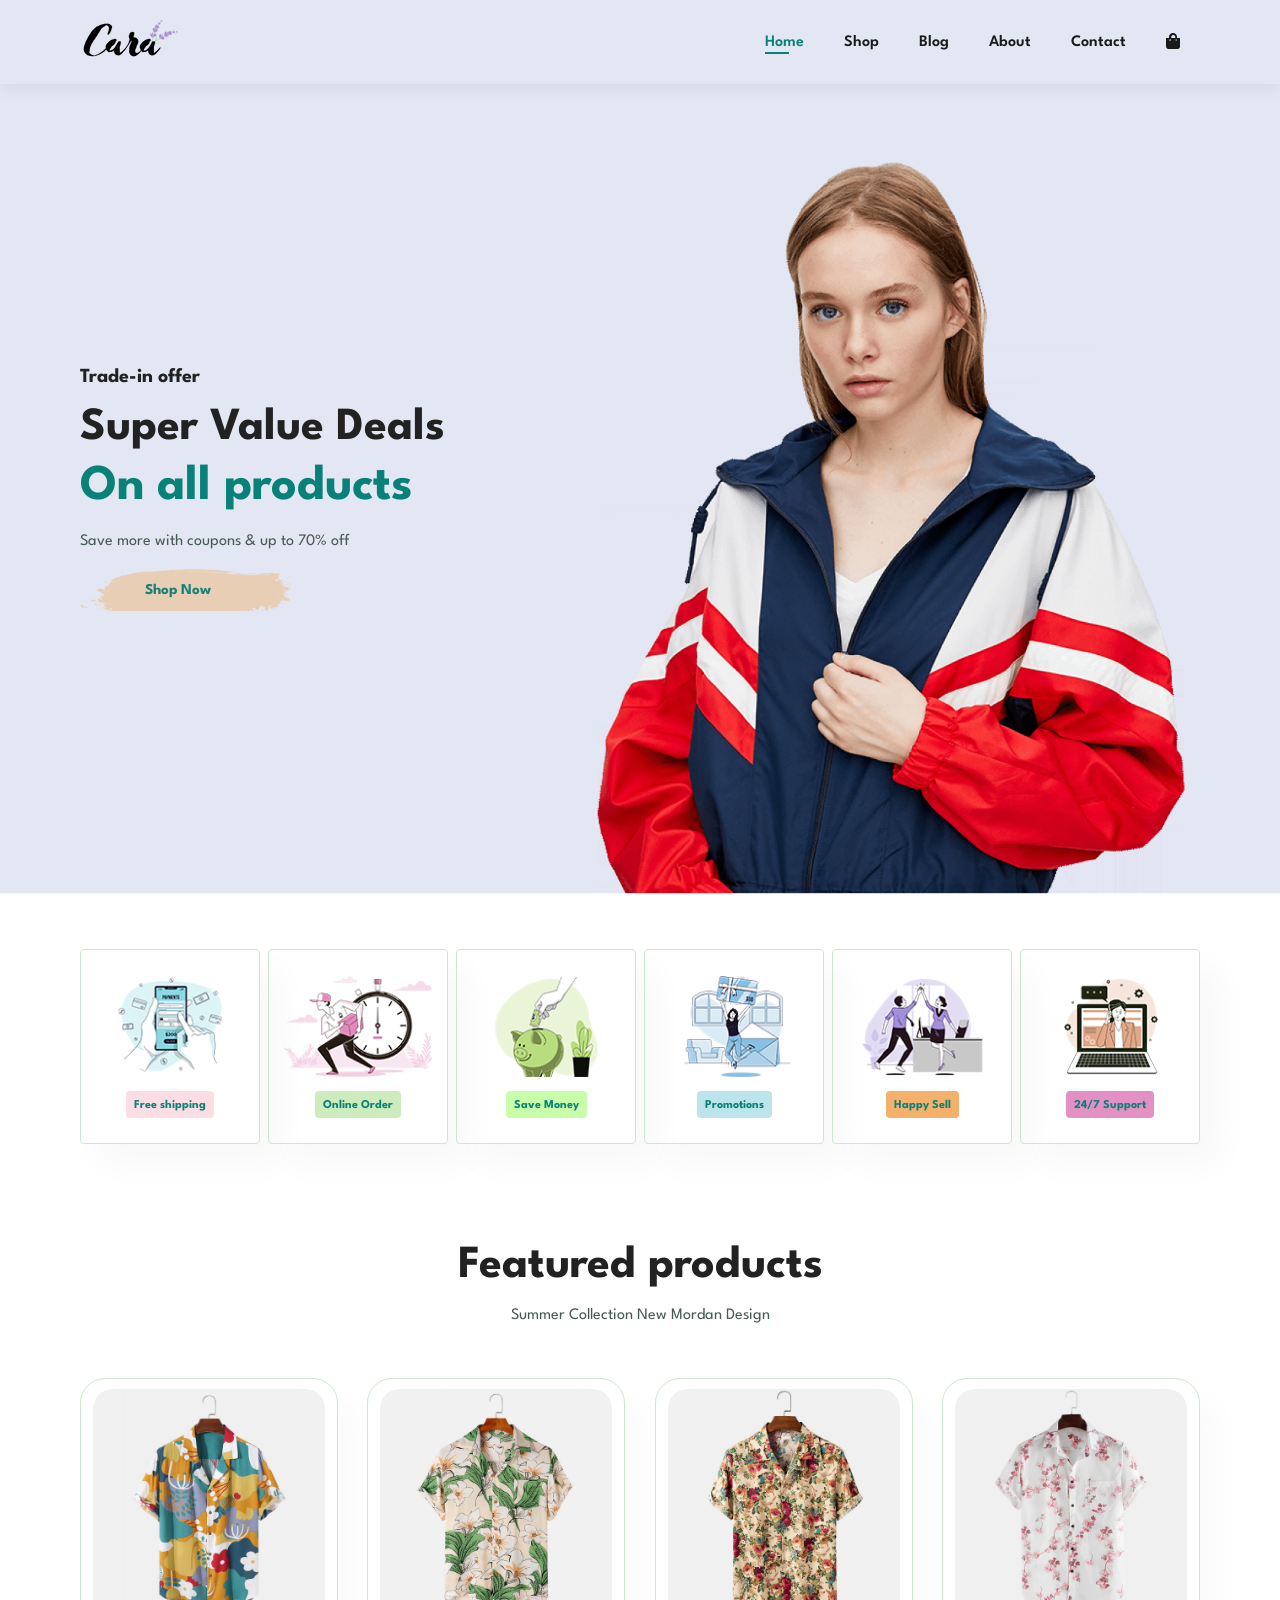
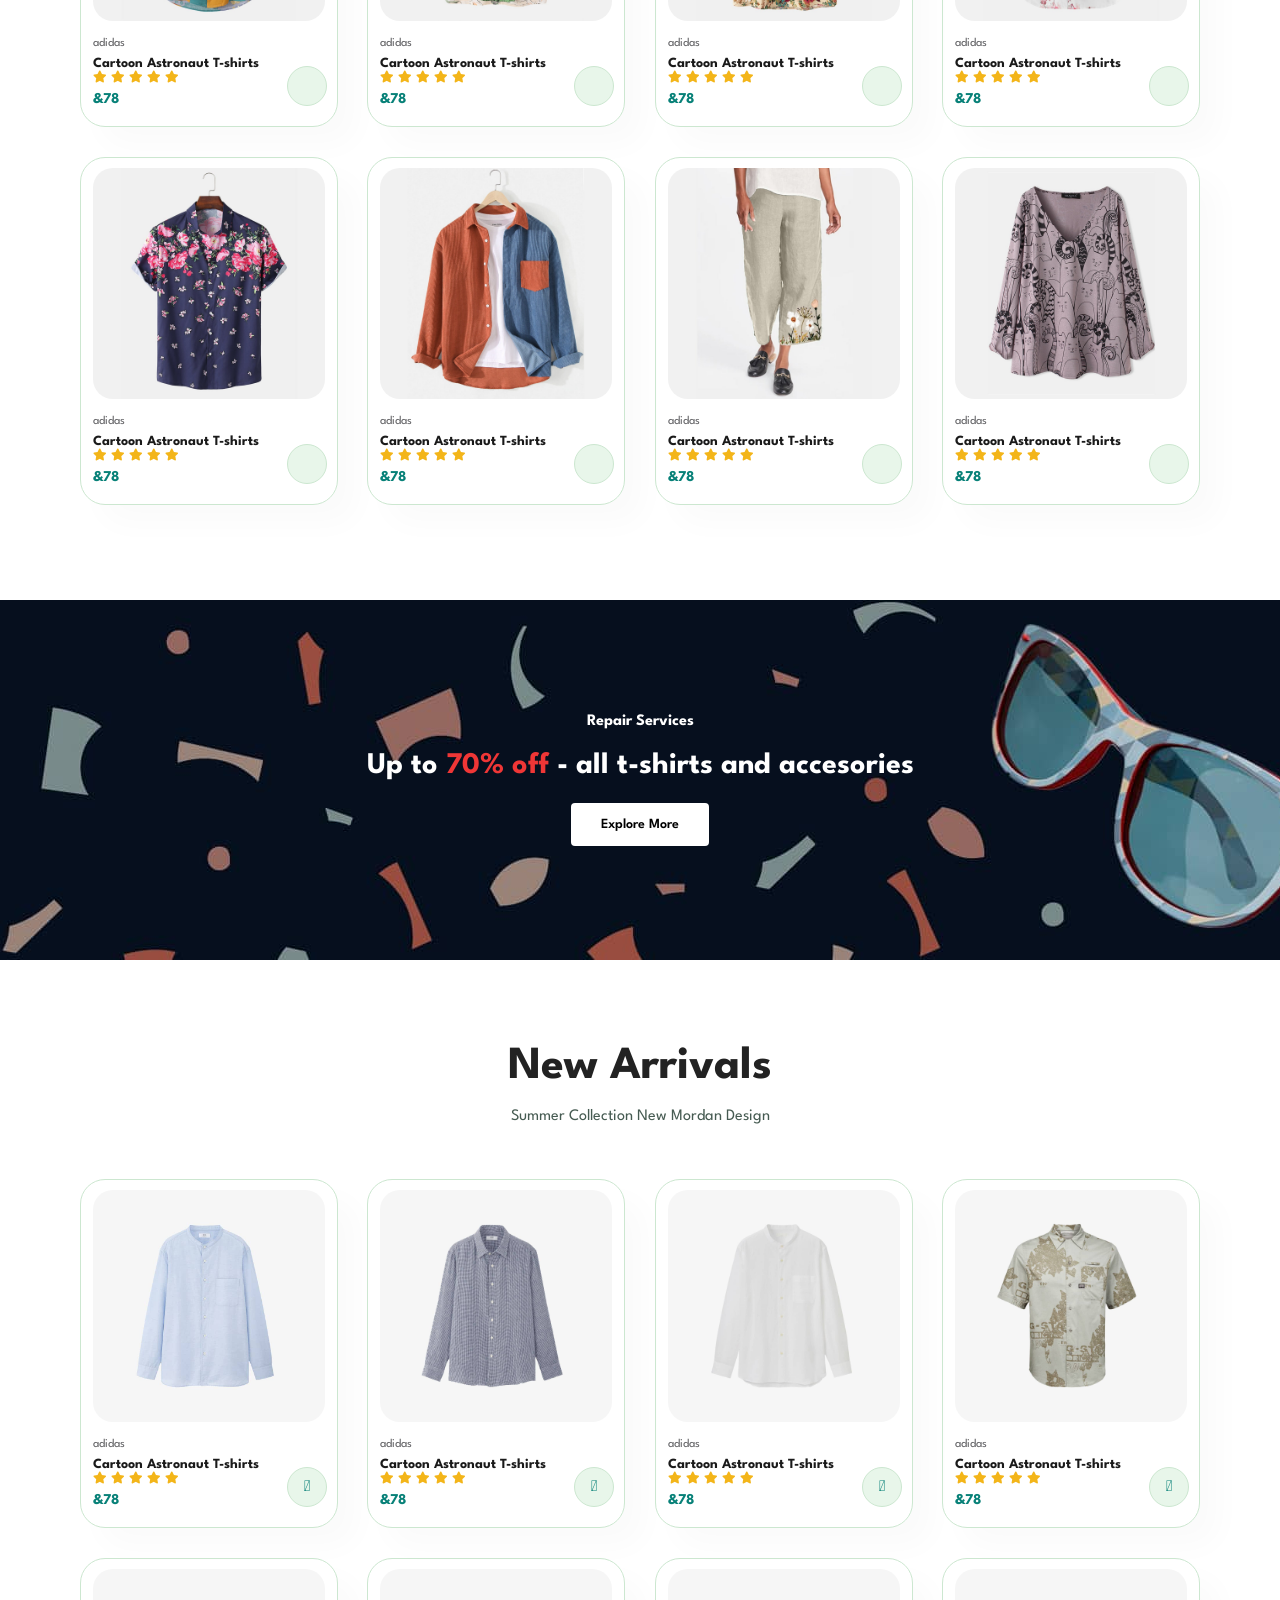
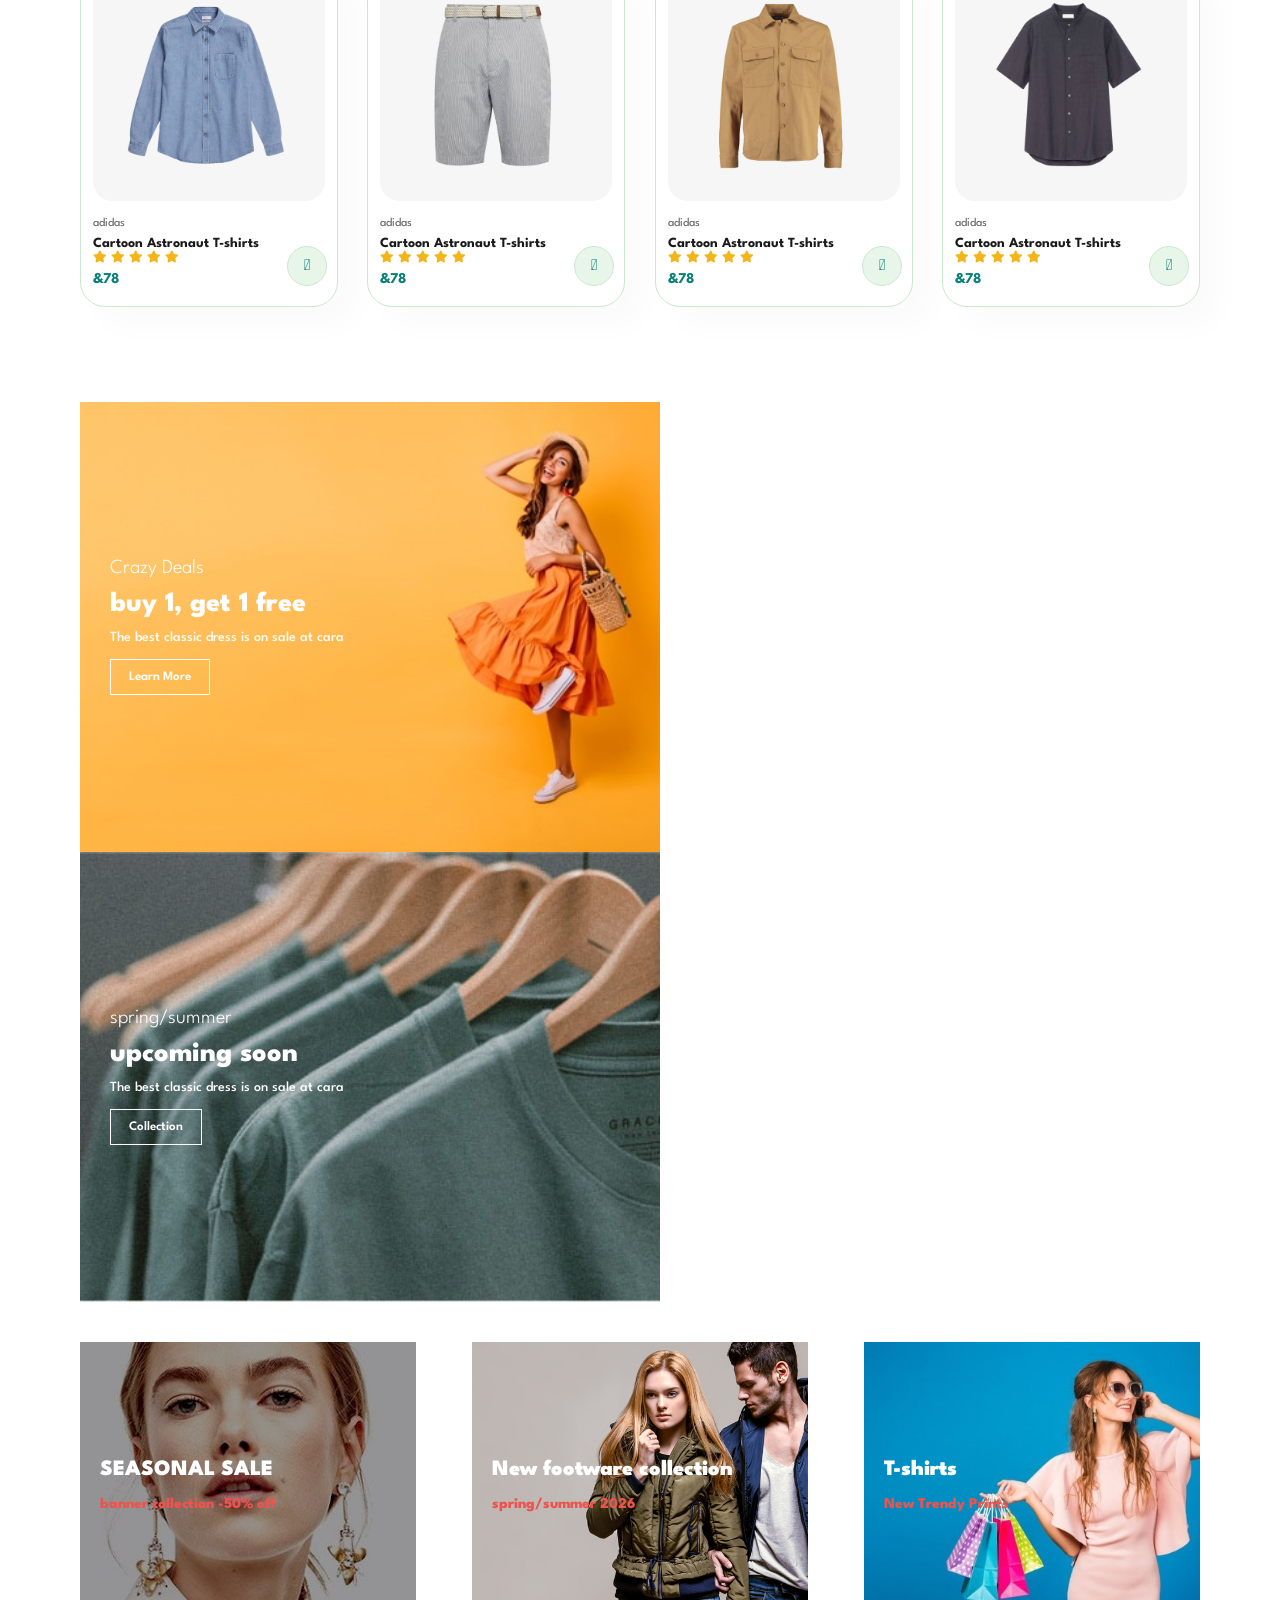
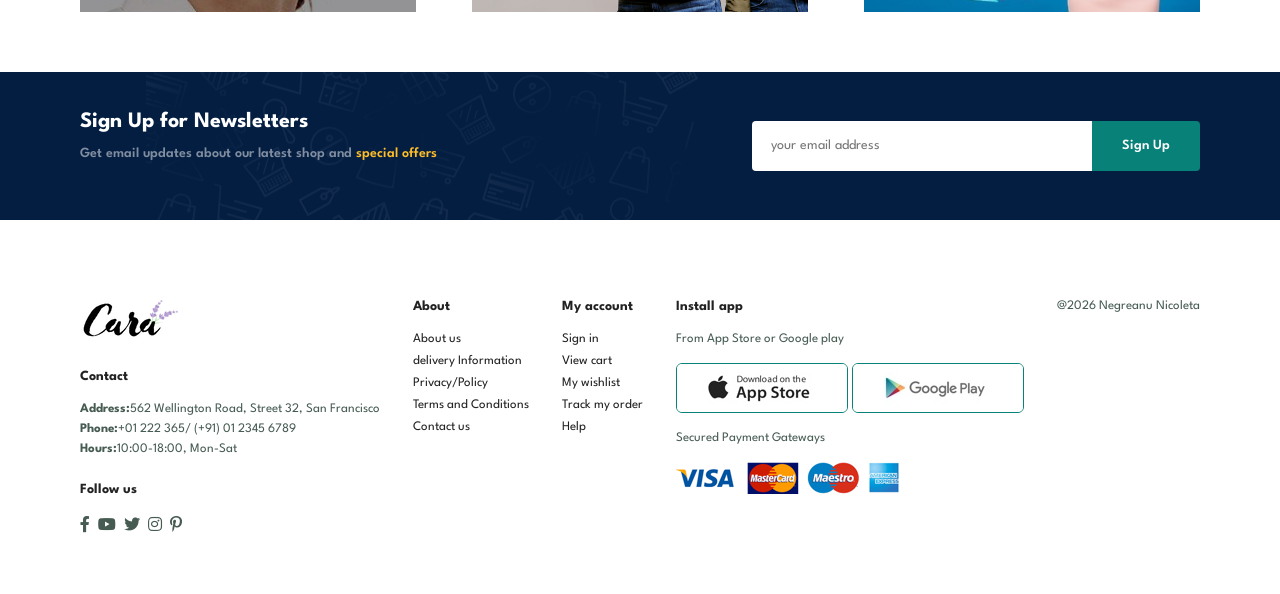
<file: index.html>
<!doctype html>
<html lang="en">
  <head>
    <meta charset="UTF-8" />
    <meta name="viewport" content="width=device-width, initial-scale=1.0" />
    <title>Ecommerce Website</title>
    <link rel="stylesheet" href="style.css" />
    <link
      rel="stylesheet"
      href="https://pro.fontawesome.com/releases/v5.10.0/css/all.css" />
  </head>
  <body>
    <section id="header">
      <a href="#"><img src="logo.png" class="logo" /></a>
      <div>
        <ul id="navbar">
          <li><a class="active" href="index.html">Home</a></li>
          <li><a href="shop.html">Shop</a></li>
          <li><a href="blog.html">Blog</a></li>
          <li><a href="about.html">About</a></li>
          <li><a href="contact.html">Contact</a></li>
          <li id="lg-bag">
            <a href="cart.html"><i class="fas fa-shopping-bag"></i></a>
          </li>
          <a href="#" id="close"><i class="fas fa-times"></i></a>
        </ul>
      </div>

      <div id="mobile">
        <a href="cart.html"><i class="fas fa-shopping-bag"></i></a>
        <i id="bar" class="fas fa-outdent"></i>
      </div>
    </section>
    <section id="hero">
      <h4>Trade-in offer</h4>

      <h2>Super Value Deals</h2>
      <h1>On all products</h1>
      <p>Save more with coupons & up to 70% off</p>
      <button>Shop Now</button>
    </section>

    <section id="feature" class="section-p1">
      <div class="fe-box">
        <img src="features/f1.png" alt="" />
        <h6>Free shipping</h6>
      </div>
      <div class="fe-box">
        <img src="features/f2.png" alt="" />
        <h6>Online Order</h6>
      </div>
      <div class="fe-box">
        <img src="features/f3.png" alt="" />
        <h6>Save Money</h6>
      </div>
      <div class="fe-box">
        <img src="features/f4.png" alt="" />
        <h6>Promotions</h6>
      </div>
      <div class="fe-box">
        <img src="features/f5.png" alt="" />
        <h6>Happy Sell</h6>
      </div>
      <div class="fe-box">
        <img src="features/f6.png" alt="" />
        <h6>24/7 Support</h6>
      </div>
    </section>
    <section id="product1" class="section-p1">
      <h2>Featured products</h2>
      <p>Summer Collection New Mordan Design</p>
      <div class="pro-container">
        <div class="pro">
          <img src="products/f1.jpg" alt="" />
          <div class="des">
            <span> adidas </span>
            <h5>Cartoon Astronaut T-shirts</h5>
            <div class="star">
              <i class="fas fa-star"></i>
              <i class="fas fa-star"></i>
              <i class="fas fa-star"></i>
              <i class="fas fa-star"></i>
              <i class="fas fa-star"></i>
            </div>
            <h4>&78</h4>
          </div>
          <a href="#">
            <i class="fas fa-shopping-cart cart"></i>
          </a>
        </div>
        <div class="pro">
          <img src="products/f2.jpg" alt="" />
          <div class="des">
            <span> adidas </span>
            <h5>Cartoon Astronaut T-shirts</h5>
            <div class="star">
              <i class="fas fa-star"></i>
              <i class="fas fa-star"></i>
              <i class="fas fa-star"></i>
              <i class="fas fa-star"></i>
              <i class="fas fa-star"></i>
            </div>
            <h4>&78</h4>
          </div>
          <a href="#">
            <i class="fas fa-shopping-cart cart"></i>
          </a>
        </div>
        <div class="pro">
          <img src="products/f3.jpg" alt="" />
          <div class="des">
            <span> adidas </span>
            <h5>Cartoon Astronaut T-shirts</h5>
            <div class="star">
              <i class="fas fa-star"></i>
              <i class="fas fa-star"></i>
              <i class="fas fa-star"></i>
              <i class="fas fa-star"></i>
              <i class="fas fa-star"></i>
            </div>
            <h4>&78</h4>
          </div>
          <a href="#">
            <i class="fas fa-shopping-cart cart"></i>
          </a>
        </div>
        <div class="pro">
          <img src="products/f4.jpg" alt="" />
          <div class="des">
            <span> adidas </span>
            <h5>Cartoon Astronaut T-shirts</h5>
            <div class="star">
              <i class="fas fa-star"></i>
              <i class="fas fa-star"></i>
              <i class="fas fa-star"></i>
              <i class="fas fa-star"></i>
              <i class="fas fa-star"></i>
            </div>
            <h4>&78</h4>
          </div>
          <a href="#">
            <i class="fas fa-shopping-cart cart"></i>
          </a>
        </div>
        <div class="pro">
          <img src="products/f5.jpg" alt="" />
          <div class="des">
            <span> adidas </span>
            <h5>Cartoon Astronaut T-shirts</h5>
            <div class="star">
              <i class="fas fa-star"></i>
              <i class="fas fa-star"></i>
              <i class="fas fa-star"></i>
              <i class="fas fa-star"></i>
              <i class="fas fa-star"></i>
            </div>
            <h4>&78</h4>
          </div>
          <a href="#">
            <i class="fas fa-shopping-cart cart"></i>
          </a>
        </div>
        <div class="pro">
          <img src="products/f6.jpg" alt="" />
          <div class="des">
            <span> adidas </span>
            <h5>Cartoon Astronaut T-shirts</h5>
            <div class="star">
              <i class="fas fa-star"></i>
              <i class="fas fa-star"></i>
              <i class="fas fa-star"></i>
              <i class="fas fa-star"></i>
              <i class="fas fa-star"></i>
            </div>
            <h4>&78</h4>
          </div>
          <a href="#">
            <i class="fas fa-shopping-cart cart"></i>
          </a>
        </div>
        <div class="pro">
          <img src="products/f7.jpg" alt="" />
          <div class="des">
            <span> adidas </span>
            <h5>Cartoon Astronaut T-shirts</h5>
            <div class="star">
              <i class="fas fa-star"></i>
              <i class="fas fa-star"></i>
              <i class="fas fa-star"></i>
              <i class="fas fa-star"></i>
              <i class="fas fa-star"></i>
            </div>
            <h4>&78</h4>
          </div>
          <a href="#">
            <i class="fas fa-shopping-cart cart"></i>
          </a>
        </div>
        <div class="pro">
          <img src="products/f8.jpg" alt="" />
          <div class="des">
            <span> adidas </span>
            <h5>Cartoon Astronaut T-shirts</h5>
            <div class="star">
              <i class="fas fa-star"></i>
              <i class="fas fa-star"></i>
              <i class="fas fa-star"></i>
              <i class="fas fa-star"></i>
              <i class="fas fa-star"></i>
            </div>
            <h4>&78</h4>
          </div>
          <a href="#">
            <i class="fas fa-shopping-cart cart"></i>
          </a>
        </div>
      </div>
    </section>

    <section id="banner" class="section-m1">
      <h4>Repair Services</h4>
      <h2>Up to <span>70% off</span> - all t-shirts and accesories</h2>
      <button class="normal">Explore More</button>
    </section>

    <section id="product1" class="section-p1">
      <h2>New Arrivals</h2>
      <p>Summer Collection New Mordan Design</p>
      <div class="pro-container">
        <div class="pro">
          <img src="products/n1.jpg" alt="" />
          <div class="des">
            <span> adidas </span>
            <h5>Cartoon Astronaut T-shirts</h5>
            <div class="star">
              <i class="fas fa-star"></i>
              <i class="fas fa-star"></i>
              <i class="fas fa-star"></i>
              <i class="fas fa-star"></i>
              <i class="fas fa-star"></i>
            </div>
            <h4>&78</h4>
          </div>
          <a href="#">
            <i class="fal fa-shopping-cart cart"></i>
          </a>
        </div>
        <div class="pro">
          <img src="products/n2.jpg" alt="" />
          <div class="des">
            <span> adidas </span>
            <h5>Cartoon Astronaut T-shirts</h5>
            <div class="star">
              <i class="fas fa-star"></i>
              <i class="fas fa-star"></i>
              <i class="fas fa-star"></i>
              <i class="fas fa-star"></i>
              <i class="fas fa-star"></i>
            </div>
            <h4>&78</h4>
          </div>
          <a href="#">
            <i class="fal fa-shopping-cart cart"></i>
          </a>
        </div>
        <div class="pro">
          <img src="products/n3.jpg" alt="" />
          <div class="des">
            <span> adidas </span>
            <h5>Cartoon Astronaut T-shirts</h5>
            <div class="star">
              <i class="fas fa-star"></i>
              <i class="fas fa-star"></i>
              <i class="fas fa-star"></i>
              <i class="fas fa-star"></i>
              <i class="fas fa-star"></i>
            </div>
            <h4>&78</h4>
          </div>
          <a href="#">
            <i class="fal fa-shopping-cart cart"></i>
          </a>
        </div>
        <div class="pro">
          <img src="products/n4.jpg" alt="" />
          <div class="des">
            <span> adidas </span>
            <h5>Cartoon Astronaut T-shirts</h5>
            <div class="star">
              <i class="fas fa-star"></i>
              <i class="fas fa-star"></i>
              <i class="fas fa-star"></i>
              <i class="fas fa-star"></i>
              <i class="fas fa-star"></i>
            </div>
            <h4>&78</h4>
          </div>
          <a href="#">
            <i class="fal fa-shopping-cart cart"></i>
          </a>
        </div>
        <div class="pro">
          <img src="products/n5.jpg" alt="" />
          <div class="des">
            <span> adidas </span>
            <h5>Cartoon Astronaut T-shirts</h5>
            <div class="star">
              <i class="fas fa-star"></i>
              <i class="fas fa-star"></i>
              <i class="fas fa-star"></i>
              <i class="fas fa-star"></i>
              <i class="fas fa-star"></i>
            </div>
            <h4>&78</h4>
          </div>
          <a href="#">
            <i class="fal fa-shopping-cart cart"></i>
          </a>
        </div>
        <div class="pro">
          <img src="products/n6.jpg" alt="" />
          <div class="des">
            <span> adidas </span>
            <h5>Cartoon Astronaut T-shirts</h5>
            <div class="star">
              <i class="fas fa-star"></i>
              <i class="fas fa-star"></i>
              <i class="fas fa-star"></i>
              <i class="fas fa-star"></i>
              <i class="fas fa-star"></i>
            </div>
            <h4>&78</h4>
          </div>
          <a href="#">
            <i class="fal fa-shopping-cart cart"></i>
          </a>
        </div>
        <div class="pro">
          <img src="products/n7.jpg" alt="" />
          <div class="des">
            <span> adidas </span>
            <h5>Cartoon Astronaut T-shirts</h5>
            <div class="star">
              <i class="fas fa-star"></i>
              <i class="fas fa-star"></i>
              <i class="fas fa-star"></i>
              <i class="fas fa-star"></i>
              <i class="fas fa-star"></i>
            </div>
            <h4>&78</h4>
          </div>
          <a href="#">
            <i class="fal fa-shopping-cart cart"></i>
          </a>
        </div>
        <div class="pro">
          <img src="products/n8.jpg" alt="" />
          <div class="des">
            <span> adidas </span>
            <h5>Cartoon Astronaut T-shirts</h5>
            <div class="star">
              <i class="fas fa-star"></i>
              <i class="fas fa-star"></i>
              <i class="fas fa-star"></i>
              <i class="fas fa-star"></i>
              <i class="fas fa-star"></i>
            </div>
            <h4>&78</h4>
          </div>
          <a href="#">
            <i class="fal fa-shopping-cart cart"></i>
          </a>
        </div>
      </div>
    </section>

    <section id="sm-banner" class="section-p1">
      <div class="banner-box">
        <h4>Crazy Deals</h4>
        <h2>buy 1, get 1 free</h2>
        <span>The best classic dress is on sale at cara</span>
        <button class="white">Learn More</button>
      </div>

      <div class="banner-box banner-box2">
        <h4>spring/summer</h4>
        <h2>upcoming soon</h2>
        <span>The best classic dress is on sale at cara</span>
        <button class="white">Collection</button>
      </div>
    </section>

    <section id="banner3">
      <div class="banner-box">
        <h2>SEASONAL SALE</h2>
        <h3>banner collection -50% off</h3>
      </div>
      <div class="banner-box banner-box2">
        <h2>New footware collection</h2>
        <h3>spring/summer 2026</h3>
      </div>
      <div class="banner-box banner-box3">
        <h2>T-shirts</h2>
        <h3>New Trendy Prints</h3>
      </div>
    </section>

    <section id="newsletter" class="section-p1 section-m1">
      <div class="newstext">
        <h4>Sign Up for Newsletters</h4>
        <p>
          Get email updates about our latest shop and
          <span>special offers</span>
        </p>
      </div>

      <div class="form">
        <input type="text" placeholder="your email address" />
        <button class="normal">Sign Up</button>
      </div>
    </section>
    <footer class="section-p1">
      <div class="col">
        <img src="logo.png" class="logo" alt="" />
        <h4>Contact</h4>
        <p>
          <strong>Address:</strong>562 Wellington Road, Street 32, San Francisco
        </p>
        <p><strong>Phone:</strong>+01 222 365/ (+91) 01 2345 6789</p>
        <p><strong>Hours:</strong>10:00-18:00, Mon-Sat</p>
        <div class="follow">
          <h4>Follow us</h4>
          <div class="icon">
            <i class="fab fa-facebook-f"></i>
            <i class="fab fa-youtube"></i>
            <i class="fab fa-twitter"></i>
            <i class="fab fa-instagram"></i>
            <i class="fab fa-pinterest-p"></i>
          </div>
        </div>
      </div>
      <div class="col">
        <h4>About</h4>
        <a href="#">About us</a>
        <a href="#">delivery Information</a>
        <a href="#">Privacy/Policy</a>
        <a href="#">Terms and Conditions</a>
        <a href="#">Contact us</a>
      </div>
      <div class="col">
        <h4>My account</h4>
        <a href="#">Sign in</a>
        <a href="#">View cart</a>
        <a href="#">My wishlist</a>
        <a href="#">Track my order</a>
        <a href="#">Help</a>
      </div>
      <div class="col install">
        <h4>Install app</h4>
        <p>From App Store or Google play</p>
        <div class="row">
          <img src="pay/app.jpg" alt="" />
          <img src="pay/play.jpg" alt="" />
        </div>
        <p>Secured Payment Gateways</p>
        <img src="pay/pay.png" alt="" />
      </div>

      <div class="copyright">
        <p>@2026 Negreanu Nicoleta</p>
      </div>
    </footer>
    <script src="script.js"></script>
  </body>
</html>
</file>
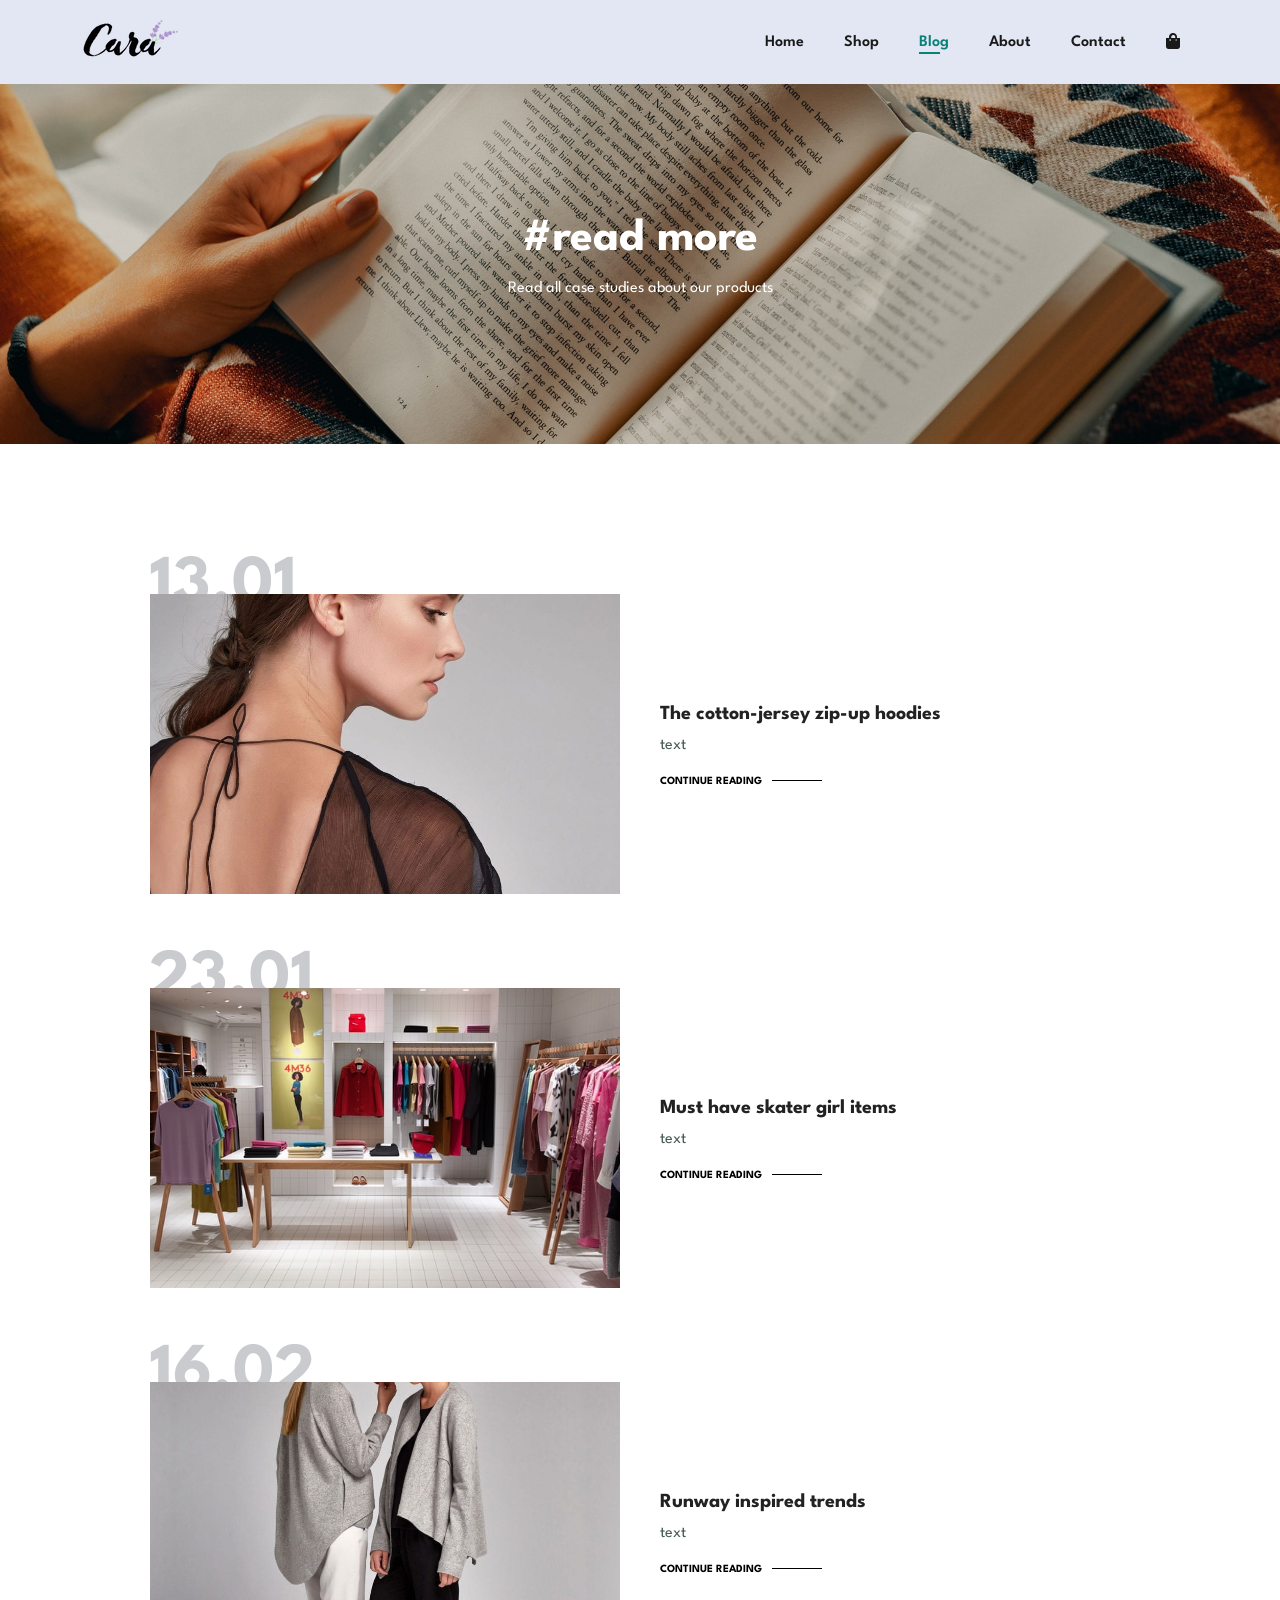
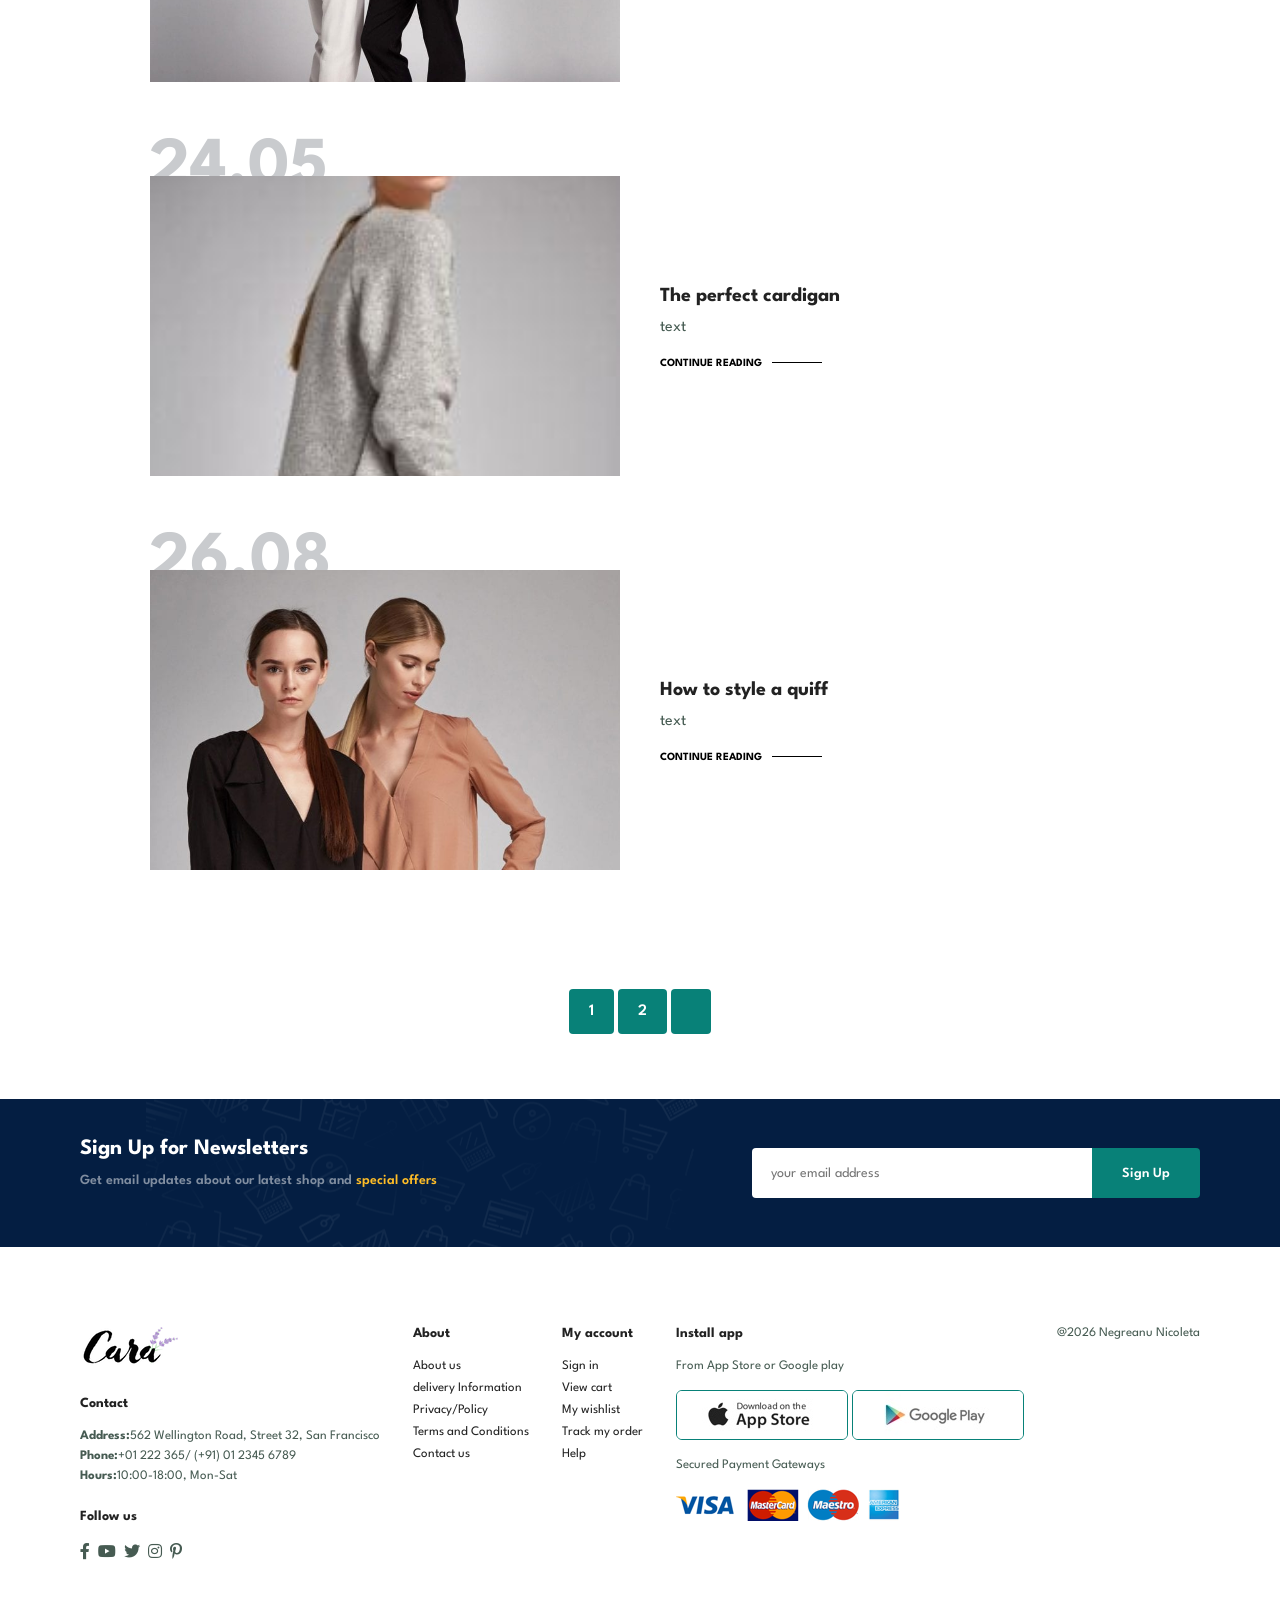
<file: blog.html>
<!doctype html>
<html lang="en">
  <head>
    <meta charset="UTF-8" />
    <meta name="viewport" content="width=device-width, initial-scale=1.0" />
    <title>Ecommerce Website</title>
    <link rel="stylesheet" href="style.css" />
    <link
      rel="stylesheet"
      href="https://pro.fontawesome.com/releases/v5.10.0/css/all.css" />
  </head>
  <body>
    <section id="header">
      <a href="#"><img src="logo.png" class="logo" /></a>
      <div>
        <ul id="navbar">
          <li><a href="index.html">Home</a></li>
          <li><a  href="shop.html">Shop</a></li>
          <li><a class="active" href="blog.html">Blog</a></li>
          <li><a href="about.html">About</a></li>
          <li><a href="contact.html">Contact</a></li>
          <li id="lg-bag">
            <a href="cart.html"><i class="fas fa-shopping-bag"></i></a>
          </li>
          <a href="#" id="close"><i class="fas fa-times"></i></a>
        </ul>
      </div>

      <div id="mobile">
        <a href="cart.html"><i class="fas fa-shopping-bag"></i></a>
        <i id="bar" class="fas fa-outdent"></i>
      </div>
    </section>
    <section id="page-header" class="blog-header">
     

      <h2>#read more</h2>
      
      <p>Read all case studies about our products</p>
     
    </section>


<section id="blog">
      <div class="blog-box">
        <div class="blog-img">
          <img src="blog/b1.jpg" alt="" /> </div>

          <div class="blog-details">
          <h4>The cotton-jersey zip-up hoodies</h4>
          <p>text</p>
          <a href="#">CONTINUE READING</a>
        </div>
<h1>13.01</h1>
        </div>
             <div class="blog-box">
        <div class="blog-img">
          <img src="blog/b3.jpg" alt="" /> </div>

          <div class="blog-details">
          <h4>Must have skater girl items</h4>
          <p>text</p>
          <a href="#">CONTINUE READING</a>
        </div>
<h1>23.01</h1>
        </div>
             <div class="blog-box">
        <div class="blog-img">
          <img src="blog/b4.jpg" alt="" /> </div>

          <div class="blog-details">
          <h4>Runway inspired trends</h4>
          <p>text</p>
          <a href="#">CONTINUE READING</a>
        </div>
<h1>16.02</h1>
        </div>
             <div class="blog-box">
        <div class="blog-img">
          <img src="blog/b5.jpg" alt="" /> </div>

          <div class="blog-details">
          <h4>The perfect cardigan</h4>
          <p>text</p>
          <a href="#">CONTINUE READING</a>
        </div>
<h1>24.05</h1>
        </div>
             <div class="blog-box">
        <div class="blog-img">
          <img src="blog/b2.jpg" alt="" /> </div>

          <div class="blog-details">
          <h4>How to style a quiff</h4>
          <p>text</p>
          <a href="#">CONTINUE READING</a>
        </div>
<h1>26.08</h1>
        </div>
</section>

    <section id="pagination" class="section-p1">

      <a href="#">1</a>
      <a href="#">2</a>
      <a href="#"><i class="fal fa-long-arrow-right"></i></a>

      </a>
    </section>





    <section id="newsletter" class="section-p1 section-m1">
      <div class="newstext">
        <h4>Sign Up for Newsletters</h4>
        <p>
          Get email updates about our latest shop and
          <span>special offers</span>
        </p>
      </div>

      <div class="form">
        <input type="text" placeholder="your email address" />
        <button class="normal">Sign Up</button>
      </div>
    </section>
    <footer class="section-p1">
      <div class="col">
        <img src="logo.png" class="logo" alt="" />
        <h4>Contact</h4>
        <p>
          <strong>Address:</strong>562 Wellington Road, Street 32, San Francisco
        </p>
        <p><strong>Phone:</strong>+01 222 365/ (+91) 01 2345 6789</p>
        <p><strong>Hours:</strong>10:00-18:00, Mon-Sat</p>
        <div class="follow">
          <h4>Follow us</h4>
          <div class="icon">
            <i class="fab fa-facebook-f"></i>
            <i class="fab fa-youtube"></i>
            <i class="fab fa-twitter"></i>
            <i class="fab fa-instagram"></i>
            <i class="fab fa-pinterest-p"></i>
          </div>
        </div>
      </div>
      <div class="col">
        <h4>About</h4>
        <a href="#">About us</a>
        <a href="#">delivery Information</a>
        <a href="#">Privacy/Policy</a>
        <a href="#">Terms and Conditions</a>
        <a href="#">Contact us</a>
      </div>
      <div class="col">
        <h4>My account</h4>
        <a href="#">Sign in</a>
        <a href="#">View cart</a>
        <a href="#">My wishlist</a>
        <a href="#">Track my order</a>
        <a href="#">Help</a>
      </div>
      <div class="col install">
        <h4>Install app</h4>
        <p>From App Store or Google play</p>
        <div class="row">
          <img src="pay/app.jpg" alt="" />
          <img src="pay/play.jpg" alt="" />
        </div>
        <p>Secured Payment Gateways</p>
        <img src="pay/pay.png" alt="" />
      </div>

      <div class="copyright">
        <p>@2026 Negreanu Nicoleta</p>
      </div>
    </footer>
    <script src="script.js"></script>
  </body>
</html>
</file>
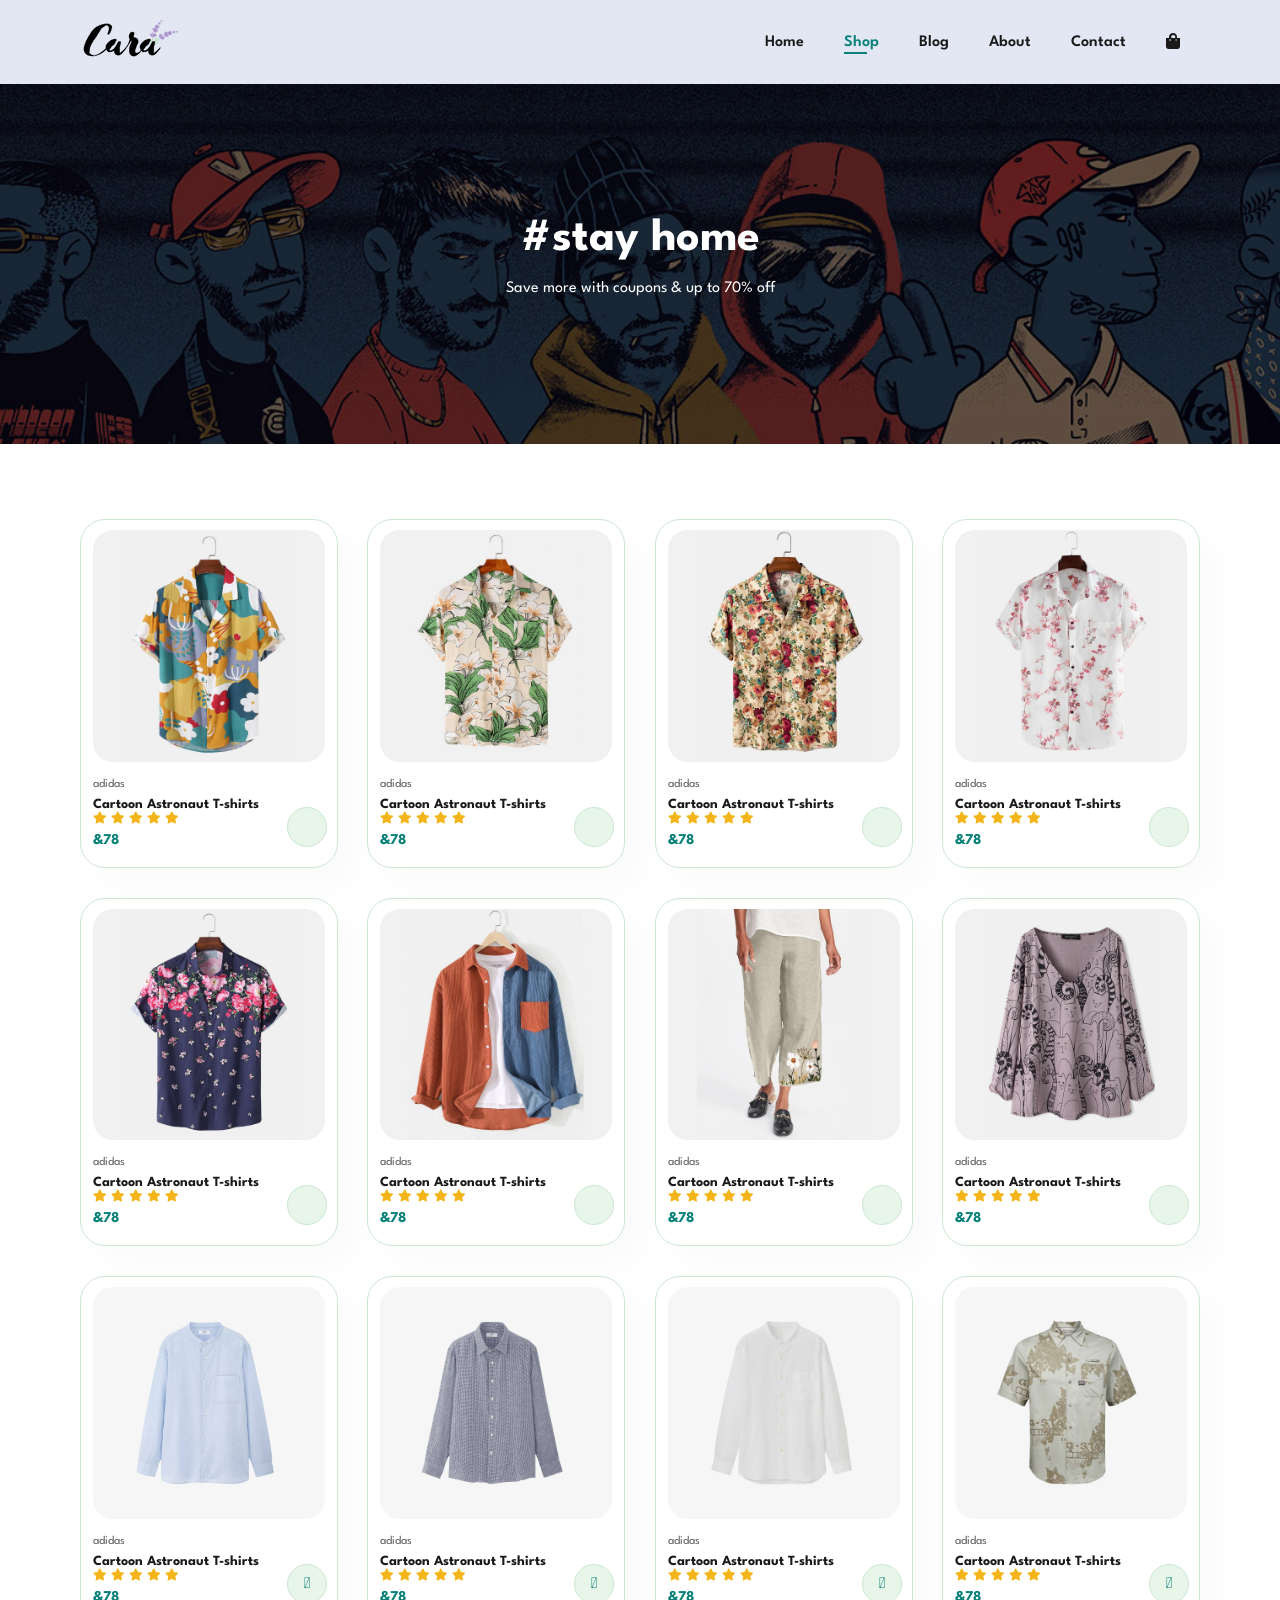
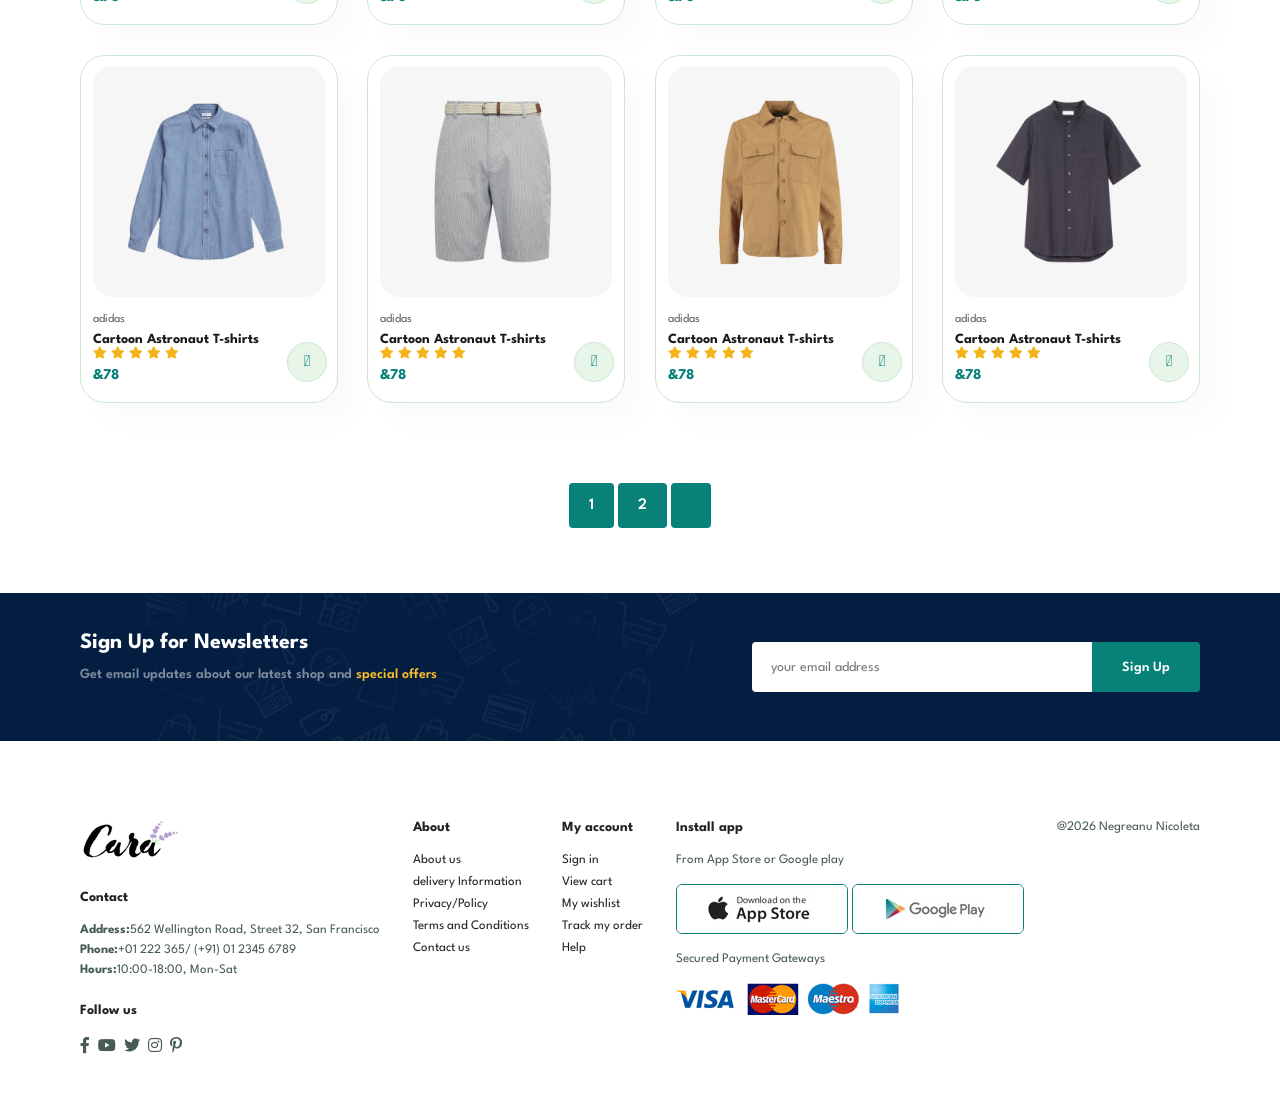
<file: shop.html>
<!doctype html>
<html lang="en">
  <head>
    <meta charset="UTF-8" />
    <meta name="viewport" content="width=device-width, initial-scale=1.0" />
    <title>Ecommerce Website</title>
    <link rel="stylesheet" href="style.css" />
    <link
      rel="stylesheet"
      href="https://pro.fontawesome.com/releases/v5.10.0/css/all.css" />
  </head>
  <body>
    <section id="header">
      <a href="#"><img src="logo.png" class="logo" /></a>
      <div>
        <ul id="navbar">
          <li><a href="index.html">Home</a></li>
          <li><a class="active" href="shop.html">Shop</a></li>
          <li><a href="blog.html">Blog</a></li>
          <li><a href="about.html">About</a></li>
          <li><a href="contact.html">Contact</a></li>
          <li id="lg-bag">
            <a href="cart.html"><i class="fas fa-shopping-bag"></i></a>
          </li>
          <a href="#" id="close"><i class="fas fa-times"></i></a>
        </ul>
      </div>

      <div id="mobile">
        <a href="cart.html"><i class="fas fa-shopping-bag"></i></a>
        <i id="bar" class="fas fa-outdent"></i>
      </div>
    </section>
    <section id="page-header">
     

      <h2>#stay home</h2>
      
      <p>Save more with coupons & up to 70% off</p>
     
    </section>


    <section id="product1" class="section-p1">

    
      <div class="pro-container">
        <div class="pro" onclick="window.location.href='sproduct.html'">
          <img src="products/f1.jpg" alt="" />
          <div class="des">
            <span> adidas </span>
            <h5>Cartoon Astronaut T-shirts</h5>
            <div class="star">
              <i class="fas fa-star"></i>
              <i class="fas fa-star"></i>
              <i class="fas fa-star"></i>
              <i class="fas fa-star"></i>
              <i class="fas fa-star"></i>
            </div>
            <h4>&78</h4>
          </div>
          <a href="#">
            <i class="fas fa-shopping-cart cart"></i>
          </a>
        </div>
        <div class="pro">
          <img src="products/f2.jpg" alt="" />
          <div class="des">
            <span> adidas </span>
            <h5>Cartoon Astronaut T-shirts</h5>
            <div class="star">
              <i class="fas fa-star"></i>
              <i class="fas fa-star"></i>
              <i class="fas fa-star"></i>
              <i class="fas fa-star"></i>
              <i class="fas fa-star"></i>
            </div>
            <h4>&78</h4>
          </div>
          <a href="#">
            <i class="fas fa-shopping-cart cart"></i>
          </a>
        </div>
        <div class="pro">
          <img src="products/f3.jpg" alt="" />
          <div class="des">
            <span> adidas </span>
            <h5>Cartoon Astronaut T-shirts</h5>
            <div class="star">
              <i class="fas fa-star"></i>
              <i class="fas fa-star"></i>
              <i class="fas fa-star"></i>
              <i class="fas fa-star"></i>
              <i class="fas fa-star"></i>
            </div>
            <h4>&78</h4>
          </div>
          <a href="#">
            <i class="fas fa-shopping-cart cart"></i>
          </a>
        </div>
        <div class="pro">
          <img src="products/f4.jpg" alt="" />
          <div class="des">
            <span> adidas </span>
            <h5>Cartoon Astronaut T-shirts</h5>
            <div class="star">
              <i class="fas fa-star"></i>
              <i class="fas fa-star"></i>
              <i class="fas fa-star"></i>
              <i class="fas fa-star"></i>
              <i class="fas fa-star"></i>
            </div>
            <h4>&78</h4>
          </div>
          <a href="#">
            <i class="fas fa-shopping-cart cart"></i>
          </a>
        </div>
        <div class="pro">
          <img src="products/f5.jpg" alt="" />
          <div class="des">
            <span> adidas </span>
            <h5>Cartoon Astronaut T-shirts</h5>
            <div class="star">
              <i class="fas fa-star"></i>
              <i class="fas fa-star"></i>
              <i class="fas fa-star"></i>
              <i class="fas fa-star"></i>
              <i class="fas fa-star"></i>
            </div>
            <h4>&78</h4>
          </div>
          <a href="#">
            <i class="fas fa-shopping-cart cart"></i>
          </a>
        </div>
        <div class="pro">
          <img src="products/f6.jpg" alt="" />
          <div class="des">
            <span> adidas </span>
            <h5>Cartoon Astronaut T-shirts</h5>
            <div class="star">
              <i class="fas fa-star"></i>
              <i class="fas fa-star"></i>
              <i class="fas fa-star"></i>
              <i class="fas fa-star"></i>
              <i class="fas fa-star"></i>
            </div>
            <h4>&78</h4>
          </div>
          <a href="#">
            <i class="fas fa-shopping-cart cart"></i>
          </a>
        </div>
        <div class="pro">
          <img src="products/f7.jpg" alt="" />
          <div class="des">
            <span> adidas </span>
            <h5>Cartoon Astronaut T-shirts</h5>
            <div class="star">
              <i class="fas fa-star"></i>
              <i class="fas fa-star"></i>
              <i class="fas fa-star"></i>
              <i class="fas fa-star"></i>
              <i class="fas fa-star"></i>
            </div>
            <h4>&78</h4>
          </div>
          <a href="#">
            <i class="fas fa-shopping-cart cart"></i>
          </a>
        </div>
        <div class="pro">
          <img src="products/f8.jpg" alt="" />
          <div class="des">
            <span> adidas </span>
            <h5>Cartoon Astronaut T-shirts</h5>
            <div class="star">
              <i class="fas fa-star"></i>
              <i class="fas fa-star"></i>
              <i class="fas fa-star"></i>
              <i class="fas fa-star"></i>
              <i class="fas fa-star"></i>
            </div>
            <h4>&78</h4>
          </div>
          <a href="#">
            <i class="fas fa-shopping-cart cart"></i>
          </a>
        </div>
 

  

        <div class="pro">
          <img src="products/n1.jpg" alt="" />
          <div class="des">
            <span> adidas </span>
            <h5>Cartoon Astronaut T-shirts</h5>
            <div class="star">
              <i class="fas fa-star"></i>
              <i class="fas fa-star"></i>
              <i class="fas fa-star"></i>
              <i class="fas fa-star"></i>
              <i class="fas fa-star"></i>
            </div>
            <h4>&78</h4>
          </div>
          <a href="#">
            <i class="fal fa-shopping-cart cart"></i>
          </a>
        </div>
        <div class="pro">
          <img src="products/n2.jpg" alt="" />
          <div class="des">
            <span> adidas </span>
            <h5>Cartoon Astronaut T-shirts</h5>
            <div class="star">
              <i class="fas fa-star"></i>
              <i class="fas fa-star"></i>
              <i class="fas fa-star"></i>
              <i class="fas fa-star"></i>
              <i class="fas fa-star"></i>
            </div>
            <h4>&78</h4>
          </div>
          <a href="#">
            <i class="fal fa-shopping-cart cart"></i>
          </a>
        </div>
        <div class="pro">
          <img src="products/n3.jpg" alt="" />
          <div class="des">
            <span> adidas </span>
            <h5>Cartoon Astronaut T-shirts</h5>
            <div class="star">
              <i class="fas fa-star"></i>
              <i class="fas fa-star"></i>
              <i class="fas fa-star"></i>
              <i class="fas fa-star"></i>
              <i class="fas fa-star"></i>
            </div>
            <h4>&78</h4>
          </div>
          <a href="#">
            <i class="fal fa-shopping-cart cart"></i>
          </a>
        </div>
        <div class="pro">
          <img src="products/n4.jpg" alt="" />
          <div class="des">
            <span> adidas </span>
            <h5>Cartoon Astronaut T-shirts</h5>
            <div class="star">
              <i class="fas fa-star"></i>
              <i class="fas fa-star"></i>
              <i class="fas fa-star"></i>
              <i class="fas fa-star"></i>
              <i class="fas fa-star"></i>
            </div>
            <h4>&78</h4>
          </div>
          <a href="#">
            <i class="fal fa-shopping-cart cart"></i>
          </a>
        </div>
        <div class="pro">
          <img src="products/n5.jpg" alt="" />
          <div class="des">
            <span> adidas </span>
            <h5>Cartoon Astronaut T-shirts</h5>
            <div class="star">
              <i class="fas fa-star"></i>
              <i class="fas fa-star"></i>
              <i class="fas fa-star"></i>
              <i class="fas fa-star"></i>
              <i class="fas fa-star"></i>
            </div>
            <h4>&78</h4>
          </div>
          <a href="#">
            <i class="fal fa-shopping-cart cart"></i>
          </a>
        </div>
        <div class="pro">
          <img src="products/n6.jpg" alt="" />
          <div class="des">
            <span> adidas </span>
            <h5>Cartoon Astronaut T-shirts</h5>
            <div class="star">
              <i class="fas fa-star"></i>
              <i class="fas fa-star"></i>
              <i class="fas fa-star"></i>
              <i class="fas fa-star"></i>
              <i class="fas fa-star"></i>
            </div>
            <h4>&78</h4>
          </div>
          <a href="#">
            <i class="fal fa-shopping-cart cart"></i>
          </a>
        </div>
        <div class="pro">
          <img src="products/n7.jpg" alt="" />
          <div class="des">
            <span> adidas </span>
            <h5>Cartoon Astronaut T-shirts</h5>
            <div class="star">
              <i class="fas fa-star"></i>
              <i class="fas fa-star"></i>
              <i class="fas fa-star"></i>
              <i class="fas fa-star"></i>
              <i class="fas fa-star"></i>
            </div>
            <h4>&78</h4>
          </div>
          <a href="#">
            <i class="fal fa-shopping-cart cart"></i>
          </a>
        </div>
        <div class="pro">
          <img src="products/n8.jpg" alt="" />
          <div class="des">
            <span> adidas </span>
            <h5>Cartoon Astronaut T-shirts</h5>
            <div class="star">
              <i class="fas fa-star"></i>
              <i class="fas fa-star"></i>
              <i class="fas fa-star"></i>
              <i class="fas fa-star"></i>
              <i class="fas fa-star"></i>
            </div>
            <h4>&78</h4>
          </div>
          <a href="#">
            <i class="fal fa-shopping-cart cart"></i>
          </a>
        </div>
      </div>
    </section>

    <section id="pagination" class="section-p1">

      <a href="#">1</a>
      <a href="#">2</a>
      <a href="#"><i class="fal fa-long-arrow-right"></i></a>

      </a>
    </section>





    <section id="newsletter" class="section-p1 section-m1">
      <div class="newstext">
        <h4>Sign Up for Newsletters</h4>
        <p>
          Get email updates about our latest shop and
          <span>special offers</span>
        </p>
      </div>

      <div class="form">
        <input type="text" placeholder="your email address" />
        <button class="normal">Sign Up</button>
      </div>
    </section>
    <footer class="section-p1">
      <div class="col">
        <img src="logo.png" class="logo" alt="" />
        <h4>Contact</h4>
        <p>
          <strong>Address:</strong>562 Wellington Road, Street 32, San Francisco
        </p>
        <p><strong>Phone:</strong>+01 222 365/ (+91) 01 2345 6789</p>
        <p><strong>Hours:</strong>10:00-18:00, Mon-Sat</p>
        <div class="follow">
          <h4>Follow us</h4>
          <div class="icon">
            <i class="fab fa-facebook-f"></i>
            <i class="fab fa-youtube"></i>
            <i class="fab fa-twitter"></i>
            <i class="fab fa-instagram"></i>
            <i class="fab fa-pinterest-p"></i>
          </div>
        </div>
      </div>
      <div class="col">
        <h4>About</h4>
        <a href="#">About us</a>
        <a href="#">delivery Information</a>
        <a href="#">Privacy/Policy</a>
        <a href="#">Terms and Conditions</a>
        <a href="#">Contact us</a>
      </div>
      <div class="col">
        <h4>My account</h4>
        <a href="#">Sign in</a>
        <a href="#">View cart</a>
        <a href="#">My wishlist</a>
        <a href="#">Track my order</a>
        <a href="#">Help</a>
      </div>
      <div class="col install">
        <h4>Install app</h4>
        <p>From App Store or Google play</p>
        <div class="row">
          <img src="pay/app.jpg" alt="" />
          <img src="pay/play.jpg" alt="" />
        </div>
        <p>Secured Payment Gateways</p>
        <img src="pay/pay.png" alt="" />
      </div>

      <div class="copyright">
        <p>@2026 Negreanu Nicoleta</p>
      </div>
    </footer>
    <script src="script.js"></script>
  </body>
</html>
</file>
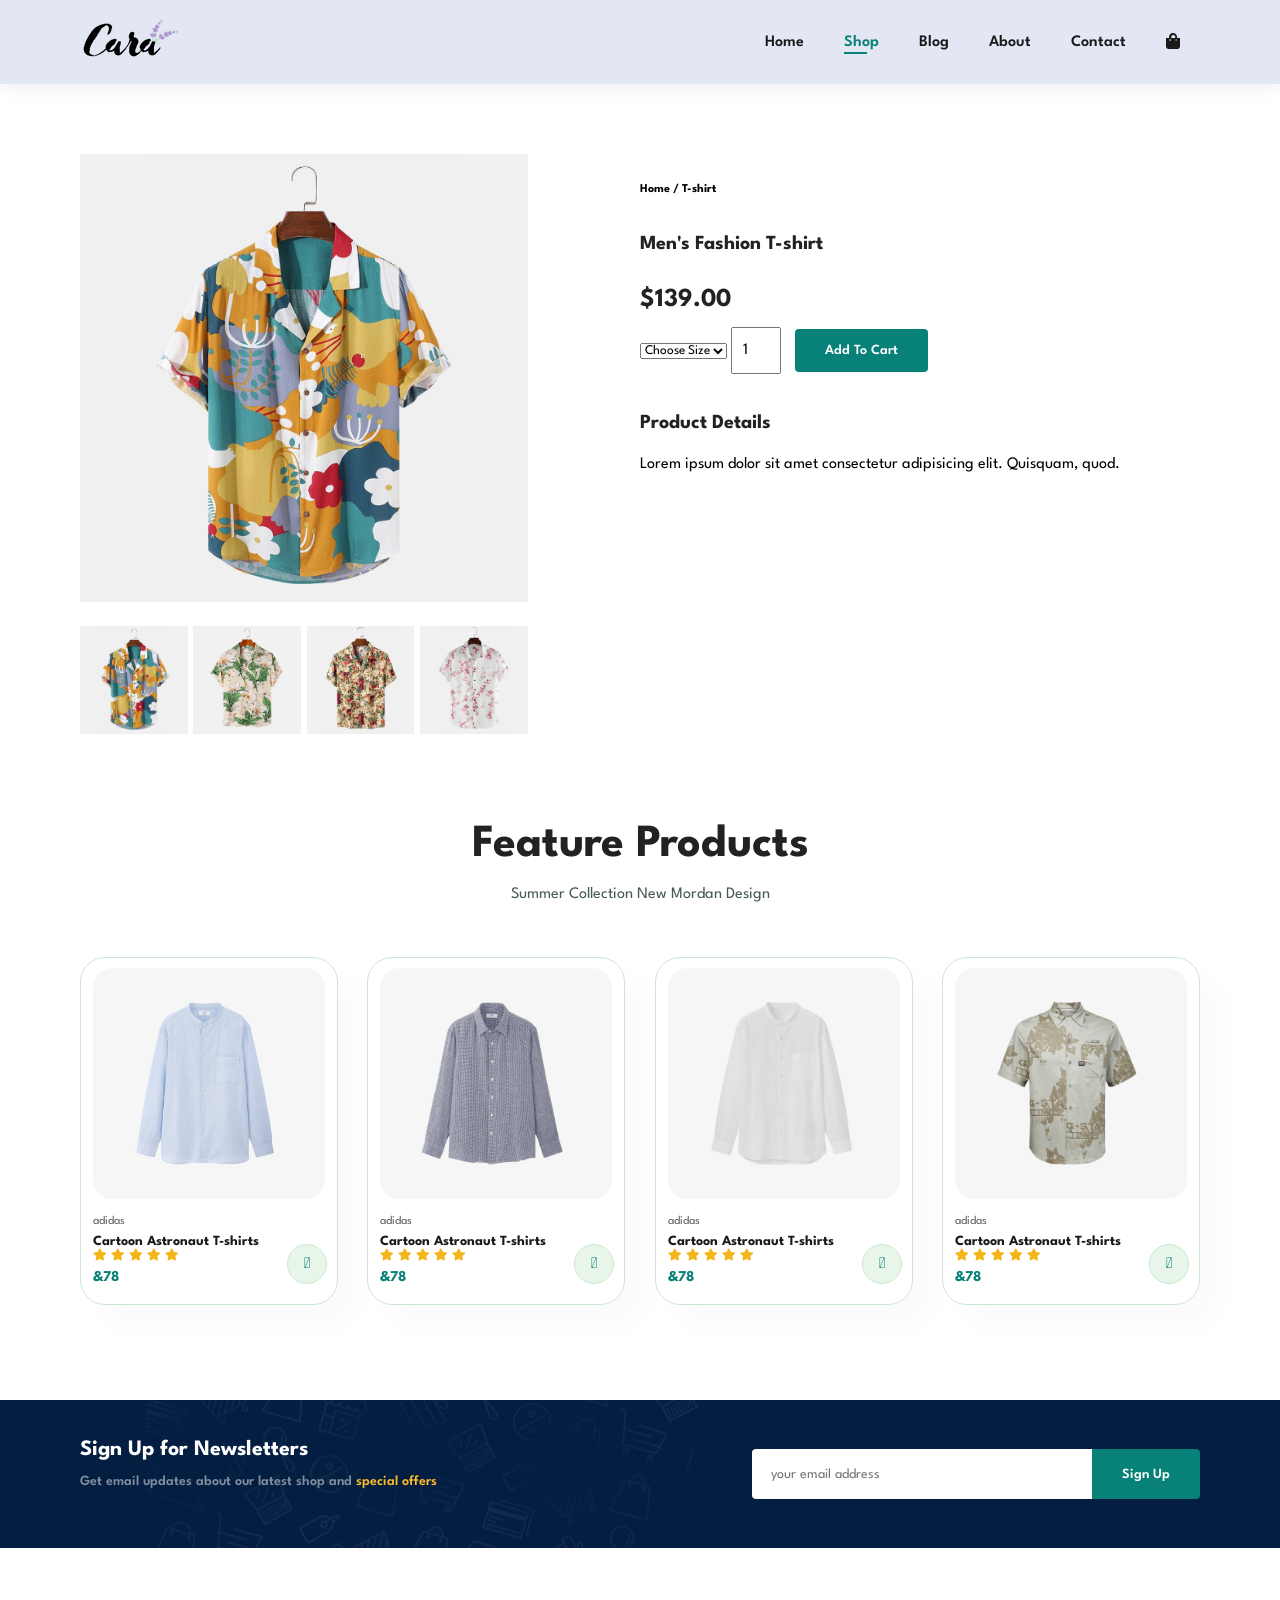
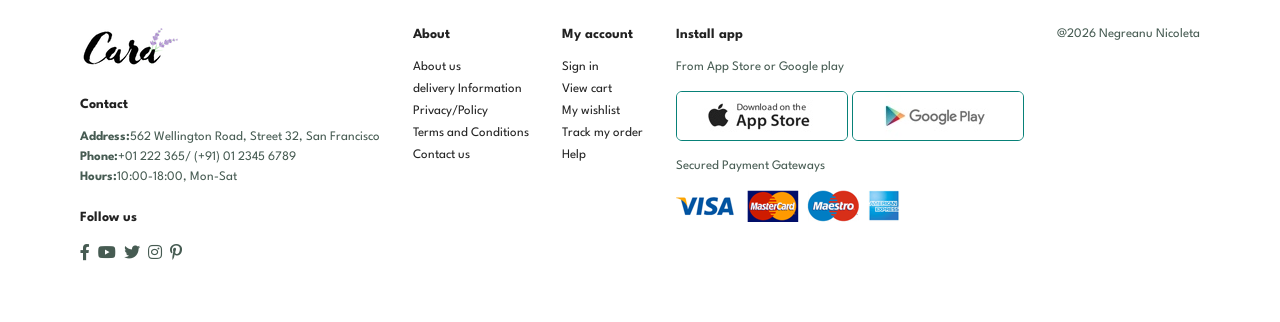
<file: sproduct.html>
<!doctype html>
<html lang="en">
  <head>
    <meta charset="UTF-8" />
    <meta name="viewport" content="width=device-width, initial-scale=1.0" />
    <title>Ecommerce Website</title>
    <link rel="stylesheet" href="style.css" />
    <link
      rel="stylesheet"
      href="https://pro.fontawesome.com/releases/v5.10.0/css/all.css" />
  </head>
  <body>
    <section id="header">
      <a href="#"><img src="logo.png" class="logo" /></a>
      <div>
        <ul id="navbar">
          <li><a href="index.html">Home</a></li>
          <li><a class="active" href="shop.html">Shop</a></li>
          <li><a href="blog.html">Blog</a></li>
          <li><a href="about.html">About</a></li>
          <li><a href="contact.html">Contact</a></li>
          <li id="lg-bag">
            <a href="cart.html"><i class="fas fa-shopping-bag"></i></a>
          </li>
          <a href="#" id="close"><i class="fas fa-times"></i></a>
        </ul>
      </div>

      <div id="mobile">
        <a href="cart.html"><i class="fas fa-shopping-bag"></i></a>
        <i id="bar" class="fas fa-outdent"></i>
      </div>
    </section>

    <section id="prodetails" class="section-p1">
     <div class="single-pro-image">
       <img src="products/f1.jpg" width="100%" id="MainImg" alt="" />
       <div class="small-img-group">
         <div class="small-img-col">
           <img
             src="products/f1.jpg"
             width="100%"
             class="small-img"
             alt=""
           />
         </div>
         <div class="small-img-col">
           <img
             src="products/f2.jpg"
             width="100%"
             class="small-img"
             alt=""
           />
         </div>
         <div class="small-img-col">
           <img
             src="products/f3.jpg"
             width="100%"
             class="small-img"
             alt=""
           />
</div>
              <div class="small-img-col">
             <img
               src="products/f4.jpg"
               width="100%"
               class="small-img"
               alt=""
             />
         </div>
    
       </div>

     </div>
     <div class="single-pro-details">
       <h6>Home / T-shirt</h6>
       <h4>Men's Fashion T-shirt</h4>
       <h2>$139.00</h2>
<select >
  <option>Choose Size</option>
  <option>XS</option>
  <option>S</option>
  <option>M</option>
  <option>L</option>
  <option>XL</option>
</select>

<input type="number" value="1" />
<button class="normal">Add To Cart</button>
<h4>Product Details</h4>
<span>
  Lorem ipsum dolor sit amet consectetur adipisicing elit. Quisquam, quod.
</span>


     </div>

</section>


    <section id="product1" class="section-p1">
      <h2>Feature Products</h2>
      <p>Summer Collection New Mordan Design</p>
      <div class="pro-container">
        <div class="pro">
          <img src="products/n1.jpg" alt="" />
          <div class="des">
            <span> adidas </span>
            <h5>Cartoon Astronaut T-shirts</h5>
            <div class="star">
              <i class="fas fa-star"></i>
              <i class="fas fa-star"></i>
              <i class="fas fa-star"></i>
              <i class="fas fa-star"></i>
              <i class="fas fa-star"></i>
            </div>
            <h4>&78</h4>
          </div>
          <a href="#">
            <i class="fal fa-shopping-cart cart"></i>
          </a>
        </div>
        <div class="pro">
          <img src="products/n2.jpg" alt="" />
          <div class="des">
            <span> adidas </span>
            <h5>Cartoon Astronaut T-shirts</h5>
            <div class="star">
              <i class="fas fa-star"></i>
              <i class="fas fa-star"></i>
              <i class="fas fa-star"></i>
              <i class="fas fa-star"></i>
              <i class="fas fa-star"></i>
            </div>
            <h4>&78</h4>
          </div>
          <a href="#">
            <i class="fal fa-shopping-cart cart"></i>
          </a>
        </div>
        <div class="pro">
          <img src="products/n3.jpg" alt="" />
          <div class="des">
            <span> adidas </span>
            <h5>Cartoon Astronaut T-shirts</h5>
            <div class="star">
              <i class="fas fa-star"></i>
              <i class="fas fa-star"></i>
              <i class="fas fa-star"></i>
              <i class="fas fa-star"></i>
              <i class="fas fa-star"></i>
            </div>
            <h4>&78</h4>
          </div>
   <a href="#">
            <i class="fal fa-shopping-cart cart"></i>
          </a>
        </div>
          <div class="pro">
          <img src="products/n4.jpg" alt="" />
          <div class="des">
            <span> adidas </span>
            <h5>Cartoon Astronaut T-shirts</h5>
            <div class="star">
              <i class="fas fa-star"></i>
              <i class="fas fa-star"></i>
              <i class="fas fa-star"></i>
              <i class="fas fa-star"></i>
              <i class="fas fa-star"></i>
            </div>
            <h4>&78</h4>
          </div>
          
          <div> 
          <a href="#">
            <i class="fal fa-shopping-cart cart"></i>
          </a>
        </div>
      
        
    
    </section>

    <section id="newsletter" class="section-p1 section-m1">
      <div class="newstext">
        <h4>Sign Up for Newsletters</h4>
        <p>
          Get email updates about our latest shop and
          <span>special offers</span>
        </p>
      </div>

      <div class="form">
        <input type="text" placeholder="your email address" />
        <button class="normal">Sign Up</button>
      </div>
    </section>
    <footer class="section-p1">
      <div class="col">
        <img src="logo.png" class="logo" alt="" />
        <h4>Contact</h4>
        <p>
          <strong>Address:</strong>562 Wellington Road, Street 32, San Francisco
        </p>
        <p><strong>Phone:</strong>+01 222 365/ (+91) 01 2345 6789</p>
        <p><strong>Hours:</strong>10:00-18:00, Mon-Sat</p>
        <div class="follow">
          <h4>Follow us</h4>
          <div class="icon">
            <i class="fab fa-facebook-f"></i>
            <i class="fab fa-youtube"></i>
            <i class="fab fa-twitter"></i>
            <i class="fab fa-instagram"></i>
            <i class="fab fa-pinterest-p"></i>
          </div>
        </div>
      </div>
      <div class="col">
        <h4>About</h4>
        <a href="#">About us</a>
        <a href="#">delivery Information</a>
        <a href="#">Privacy/Policy</a>
        <a href="#">Terms and Conditions</a>
        <a href="#">Contact us</a>
      </div>
      <div class="col">
        <h4>My account</h4>
        <a href="#">Sign in</a>
        <a href="#">View cart</a>
        <a href="#">My wishlist</a>
        <a href="#">Track my order</a>
        <a href="#">Help</a>
      </div>
      <div class="col install">
        <h4>Install app</h4>
        <p>From App Store or Google play</p>
        <div class="row">
          <img src="pay/app.jpg" alt="" />
          <img src="pay/play.jpg" alt="" />
        </div>
        <p>Secured Payment Gateways</p>
        <img src="pay/pay.png" alt="" />
      </div>

      <div class="copyright">
        <p>@2026 Negreanu Nicoleta</p>
      </div>
    </footer>

    <script >

      var mainImg = document.getElementById("MainImg");
      var smallImg = document.getElementsByClassName("small-img");

      smallImg[0].onclick = function () {
        mainImg.src = smallImg[0].src;
      };
         smallImg[1].onclick = function () {
        mainImg.src = smallImg[1].src;
      };
         smallImg[2].onclick = function () {
        mainImg.src = smallImg[2].src;
      };
         smallImg[3].onclick = function () {
        mainImg.src = smallImg[3].src;
      };
    </script>
    <script src="script.js"></script>
  </body>
</html>
</file>
<file: style.css>
@import url("https://fonts.googleapis.com/css2?family=Spartan:wght@100;200;300;400;500;600;700;800;900&display=swap");
* {
  margin: 0;
  padding: 0;
  box-sizing: border-box;
  font-family: "Spartan", sans-serif;
}

html {
  scroll-behavior: smooth;
}

/* Global Styles */

h1 {
  font-size: 50px;
  line-height: 64px;
  color: #222;
}

h2 {
  font-size: 46px;
  line-height: 54px;
  color: #222;
}

h4 {
  font-size: 20px;
  color: #222;
}

h6 {
  font-weight: 700;
  font-size: 12px;
}

p {
  font-size: 16px;
  color: #465b52;
  margin: 15px 0 20px 0;
}

.section-p1 {
  padding: 40px 80px;
}

.section-m1 {
  margin: 40px 0;
}

button.normal {
  font-size: 14px;
  font-weight: 600;
  padding: 15px 30px;
  color: #000;
  background-color: #fff;
  border-radius: 4px;
  cursor: pointer;
  border: none;
  outline: none;
  transition: 0.2s;
}

button.white {
  font-size: 13px;
  font-weight: 600;
  padding: 11px 18px;
  color: #fff;
  background-color: transparent;
  cursor: pointer;
  border: 1px solid #fff;
  outline: none;
  transition: 0.2s;
}

body {
  width: 100%;
}

#header {
  display: flex;
  flex-wrap: nowrap;
  align-items: center;
  justify-content: space-between;
  padding: 20px 80px;
  background: #e3e6f3;
  box-shadow: 0 5px 15px rgba(0, 0, 0, 0.06);
  z-index: 999;
  position: sticky;
  top: 0;
  left: 0;
}

a {
  text-decoration: none;
}
#navbar {
  display: flex;
  align-items: center;
  justify-content: center;
}
#navbar li {
  list-style: none;
  padding: 0 20px;
  position: relative;
  flex-wrap: nowrap;
}

#navbar li a {
  text-decoration: none;
  font-size: 16px;
  font-weight: 600;
  color: #1a1a1a;
  transition: 0.3s ease;
}
#navbar li a:hover {
  color: #088178;
}

#navbar li a:hover,
#navbar li a.active {
  color: #088178;
}

#navbar li a.active::after,
#navbar li a:hover::after {
  content: "";
  width: 30%;
  height: 2px;
  background: #088178;
  position: absolute;
  bottom: -4px;
  left: 20px;
}

#mobile {
  display: none;
  align-items: center;
}

#close {
  display: none;
}

#hero {
  background-image: url("hero4.png");
  height: 90vh;
  width: 100%;
  background-size: cover;
  background-position: top 25% right 0%;
  padding: 0 80px;
  display: flex;
  flex-direction: column;
  align-items: flex-start;
  justify-content: center;
  /* text-decoration: none; */
}

#hero h4 {
  padding-bottom: 15px;
  text-decoration: none;
}

#hero h1 {
  color: #088178;
}

#hero button {
  background-image: url("button.png");
  background-color: transparent;
  color: #188078;
  border: 0;
  padding: 14px 80px 14px 65px;
  background-repeat: no-repeat;
  cursor: pointer;
  font-weight: 700;
  font-size: 15px;
}

#feature {
  display: flex;
  align-items: center;
  justify-content: space-between;
  flex-wrap: wrap;
}

#feature .fe-box {
  width: 180px;
  text-align: center;
  padding: 25px 15px;
  box-shadow: 20px 20px 34px rgba(0, 0, 0, 0.03);
  border: 1px solid #cce7d0;
  border-radius: 4px;
  margin: 15px 0;
}
#feature .fe-box:hover {
  box-shadow: 10px 10px 54px rgba(70, 62, 221, 0.1);
}
#feature .fe-box img {
  width: 100%;
  margin-bottom: 10px;
}

#feature .fe-box h6 {
  display: inline-block;
  padding: 9px 8px 6px 8px;
  line-height: 1;
  border-radius: 4px;
  color: #088178;
  background-color: #fddde4;
}

#feature .fe-box:nth-child(2) h6 {
  background-color: #cdebbc;
}

#feature .fe-box:nth-child(3) h6 {
  background-color: #c8fda9;
}

#feature .fe-box:nth-child(4) h6 {
  background-color: #bce4eb;
}

#feature .fe-box:nth-child(5) h6 {
  background-color: #f5b06b;
}

#feature .fe-box:nth-child(6) h6 {
  background-color: #e390c4;
}

#product1 {
  text-align: center;
}

#product1 .pro-container {
  display: flex;
  justify-content: space-between;
  padding-top: 20px;
  flex-wrap: wrap;
}

#product1 .pro {
  width: 23%;
  min-width: 250px;
  padding: 10px 12px;
  border: 1px solid #cce7d0;
  border-radius: 25px;
  cursor: pointer;
  box-shadow: 20px 20px 30px rgba(0, 0, 0, 0.02);
  margin: 15px 0;
  transition: 0.2s ease;
  position: relative;
}

#product1 .pro:hover {
  box-shadow: 20px 20px 30px rgba(0, 0, 0, 0.06);
}

#product1 .pro img {
  width: 100%;
  border-radius: 20px;
}

#product1 .pro .des {
  text-align: start;
  padding: 10px 0;
}

#product1 .pro .des span {
  color: #606063;
  font-size: 12px;
}

#product1 .pro .des h5 {
  padding-top: 7px;
  color: #1a1a1a;
  font-size: 14px;
}

#product1 .pro .des i {
  font-size: 12px;
  color: rgb(243, 181, 25);
}

#product1 .pro .des h4 {
  padding-top: 7px;
  font-size: 15px;
  font-weight: 700;
  color: #088178;
}

#product1 .pro .cart {
  width: 40px;
  height: 40px;
  line-height: 40px;
  border-radius: 50px;
  background-color: #e8f6ea;
  font-weight: 500;
  color: #088178;
  border: 1px solid #cce7d0;
  position: absolute;
  bottom: 20px;
  right: 10px;
}
#banner {
  display: flex;
  flex-direction: column;
  justify-content: center;
  align-items: center;
  text-align: center;
  background-image: url("banner/b2.jpg");
  width: 100%;
  height: 40vh;
  background-size: cover;
  background-position: center;
}

#banner h4 {
  color: #fff;
  font-size: 16px;
}
#banner h2 {
  color: #fff;
  font-size: 30px;
  padding: 10px 0;
}

#banner h2 span {
  color: #ef3636;
}

#banner button:hover {
  background-color: #088178;
  color: #fff;
}

#sm-banner {
  display: flex;
  justify-content: space-between;
  flex-wrap: wrap;
}

#sm-banner .banner-box {
  display: flex;
  flex-direction: column;
  justify-content: center;
  align-items: flex-start;
  background-image: url("banner/b17.jpg");
  min-width: 580px;
  height: 50vh;
  background-size: cover;
  background-position: center;
  padding: 30px;
}

#sm-banner .banner-box2 {
  background-image: url("banner/b10.jpg");
}

#sm-banner h4 {
  color: #fff;
  font-size: 20px;
  font-weight: 300;
}

#sm-banner h2 {
  color: #fff;
  font-size: 28px;
  font-weight: 800;
}

#sm-banner span {
  color: #fff;
  font-size: 14px;
  font-weight: 500;
  padding-bottom: 15px;
}

#sm-banner .banner-box:hover button {
  background-color: #088178;
  border: 1px solid #088178;
}

#banner3 {
  display: flex;
  justify-content: space-between;
  flex-wrap: wrap;
  padding: 0 80px;
}

#banner3 .banner-box {
  display: flex;
  flex-direction: column;
  justify-content: center;
  align-items: flex-start;
  background-image: url("banner/b7.jpg");
  min-width: 30%;
  height: 30vh;
  background-size: cover;
  background-position: center;
  padding: 20px;
  margin-bottom: 20px;
}

#banner3 .banner-box2 {
  background-image: url("banner/b4.jpg");
}

#banner3 .banner-box3 {
  background-image: url("banner/b18.jpg");
}

#banner3 h2 {
  color: #fff;
  font-weight: 900;
  font-size: 22px;
}

#banner3 h3 {
  color: #ec544e;
  font-weight: 800;
  font-size: 15px;
}

#newsletter {
  display: flex;
  justify-content: space-between;
  flex-wrap: wrap;
  align-items: center;
  background-image: url("banner/b14.png");
  background-repeat: no-repeat;
  background-position: 20% 30%;
  background-color: #041e42;
}

#newsletter h4 {
  font-size: 22px;
  font-weight: 700;
  color: #fff;
}

#newsletter p {
  font-size: 14px;
  font-weight: 600;
  color: #818ea0;
}

#newsletter p span {
  color: #ffbd27;
}

#newsletter .form {
  display: flex;
  width: 40%;
}

#newsletter input {
  height: 3.125rem;
  padding: 0 1.25em;
  font-size: 14px;
  width: 100%;
  border: 1px solid transparent;
  border-radius: 4px;
  outline: none;
  border-top-right-radius: 0;
  border-bottom-right-radius: 0;
}

#newsletter button {
  background-color: #088178;
  color: #fff;
  white-space: nowrap;
  border-top-left-radius: 0;
  border-bottom-left-radius: 0;
}

footer {
  display: flex;
  flex-wrap: wrap;
  justify-content: space-between;
}

footer .col {
  display: flex;
  flex-direction: column;
  align-items: flex-start;
  margin-bottom: 20px;
}

footer .logo {
  margin-bottom: 30px;
}
footer h4 {
  font-size: 14px;
  padding-bottom: 20px;
}
footer p {
  font-size: 13px;
  margin: 0 0 8px 0;
}
footer a {
  font-size: 13px;
  margin: 0 0 8px 0;
  text-decoration: none;
  color: #222;
  margin-bottom: 10px;
}

footer .follow {
  margin-top: 20px;
}
footer .follow i {
  color: #465b52;
  padding-right: 4px;
  cursor: pointer;
}
footer .install .row img {
  border: 1px solid #088178;
  border-radius: 6px;
}

footer .install img {
  margin: 10px 0 15px 0;
}

footer .follow i:hover,
footer a:hover {
  color: #088178;
}

.footer .copyright {
  width: 100%;
  text-align: center;
}

#page-header {
  background-image: url("banner/b1.jpg");
  height: 40vh;
  width: 100%;
  background-size: cover;
  background-position: center;
  display: flex;
  flex-direction: column;
  align-items: center;
  justify-content: center;
  text-align: center;
  padding: 14px;
}

#page-header h2, #page-header p {
  color: #fff;
}

#pagination {
  text-align: center;
}

#pagination a {
  padding: 15px 20px;
  border-radius: 4px;
  background-color: #088178;
  text-decoration: none;
  font-weight: 600;
  color: #fff;
}

#pagination a i {
  font-size: 16px;
  font-weight: 600;
}

#prodetails {
  display: flex;
  margin-top: 30px;
  justify-content: space-between;
  flex-wrap: wrap;
  padding: 40px 80px;
}

#prodetails .single-pro-image{
margin-right: 40px;
  width: 40%;
}

.small-img-group{
  
  display: flex;
  justify-content: space-between;
  margin-top: 20px;
}


.small-img-col{
  flex-basis: 24%;
  cursor: pointer;
}

#prodetails .single-pro-details {
  width: 50%;
  padding-top: 30px;
 
}

#prodetails .single-pro-details h4 {

  padding: 40px 0 20px 0;
}


#prodetails .single-pro-details h2 {

  font-size: 26px;
}


#prodetails .single-pro-detail select {
  display: block;
  padding: 5px 10px;
  margin-bottom: 10px;

}


#prodetails .single-pro-details input {
  width: 50px;
  height: 47px;
  padding-left: 10px;
  font-size: 16px;
  margin-right: 10px;
}


#prodetails .single-pro-details input:focus {
  outline: none;
 }

#prodetails .single-pro-details button {
 
  background: #088178;
  color: #fff; 
}

#prodetails .single-pro-details span {
 line-height: 25px;

}

#page-header.blog-header{
  background-image: url("banner/b19.jpg");

}


#blog{
padding: 150px 150px 0 150px;


}


#blog .blog-box{

  display:flex;
  align-items: center;
  width: 100%;
  position: relative;
  padding-bottom: 90px;
}

#blog .blog-img{
  width: 50%;
  margin-right: 40px;
} 

#blog img {
  width: 100%;
  height: 300px;
  object-fit: cover;
}


#blog .blog-details{
  width: 50%;
 
} 


#blog .blog-details a{
  text-decoration: none;
  color: #000;
  font-size: 11px;
  font-weight: 700;
  position: relative;
  transition: 0.3s;
} 

#blog .blog-details a::after{

  content: "";
  width: 50px;
  height: 1px;
  background-color: #000;
  position: absolute;
  top: 4px;
  right: -60px;

}


#blog .blog-details a:hover{
  color: #088178;
}


#blog .blog-details a:hover::after{
  background-color: #088178;
}


#blog .blog-box h1{
position: absolute;
top: -40px;
left: 0;
font-size: 70px;
font-weight: 700;
color: #c9cbce;
z-index: -9;
}

#page-header.about-header{
  background-image: url("about/banner.png");

}

#about-head{
  display: flex;
  align-items: center;
  
}

#about-head img{
  width: 50%;
  height: auto;
  
}

#about-head div{
  padding-left: 40px;
  }


  #about-app{
    text-align: center;
  }

 #about-app .video{
  width: 70%;
  height: 100%;
  margin: 30px auto 0 auto;
 }

 #about-app .video video {
  width: 100%;
  height: 100%;
  border-radius: 20px;
 }


@media (max-width: 799px) {
  .section-p1 {
    padding: 40px 40px;
  }
  #navbar {
    display: flex;
    flex-direction: column;
    align-items: flex-start;
    justify-content: flex-start;
    position: fixed;
    top: 0;
    right: -300px;
    height: 100vh;
    width: 300px;
    background-color: #e3e6f3;
    box-shadow: 0 40px 60px rgba(0, 0, 0, 0.1);
    padding: 80px 0 0 10px;
    transition: 0.3s;
  }
  #navbar.active {
    right: 0;
  }
  #navbar li {
    margin-bottom: 25px;
  }

  #mobile {
    display: flex;
    align-items: center;
  }

  #mobile i {
    color: #1a1a1a;
    font-size: 24px;
    padding-left: 20px;
  }

  #close {
    display: initial;
    position: absolute;
    top: 30px;
    left: 30px;
    color: #222;
    font-size: 24px;
  }
  #lg-bag {
    display: none;
  }
  #hero {
    height: 70vh;

    padding: 0 80px;
    background-position: top 30% right 30%;
  }
  #feature {
    justify-content: center;
  }

  #feature .fe-box {
    margin: 15px 15px;
  }

  #product1 .pro-container {
    justify-content: center;
  }

  #product1 .pro {
    margin: 15px;
  }

  #banner {
    height: 20vh;
  }

  #sm-banner .banner-box {
    min-width: 100%;
    height: 30vh;
  }

  #banner3 {
    padding: 0 40px;
  }

  #banner3 .banner-box {
    width: 28%;
  }

  #newsletter .form {
    width: 70%;
  }
}

@media (max-width: 477px) {
  .section-p1 {
    padding: 22px;
  }
  #header {
    padding: 10px 30px;
  }
  h1 {
    font-size: 38px;
  }
  h2 {
    font-size: 32px;
  }
  #hero {
    padding: 0 20px;
    background-position: 55%;
  }
  #feature {
    justify-content: center;
  }
  #feature .fe-box {
    width: 155px;
    margin: 0 0 15px 0;
  }

  #product1 .pro {
    width: 100%;
  }
  #banner {
    height: 40vh;
  }

  #sm-banner .banner-box {
    height: 40vh;
  }

  #sm-banner .banner-box2 {
    margin-top: 20px;
  }

  #banner3 {
    padding: 0 20px;
  }

  #banner3 .banner-box {
    width: 100%;
  }

  #newsletter {
    padding: 40px 20px;
  }
  #newsletter .form {
    width: 100%;
  }
  footer .copyright {
    text-align: start;
  }
    #prodetails{
    display: flex;
  flex-direction: column;

  }

  #prodetails .single-pro-image{
    width: 100%;
    margin-right: 0%;
  }

  #prodetails .single-pro-details{
width: 100%;

  }


  #blog{
    padding: 100px 20px 0 20px;
  }
  #blog .blog-box{
    display: flex;
    flex-direction: column;
    align-items: flex-start;

  }
  #blog .blog-img{
    width: 100%;
    margin-right: 0px;
    margin-bottom: 30px;
     }

     #blog .blog-details{
      width: 100%;
     }

   #about-head{
          flex-direction: column;
     }

     #about-head img{
      
      width: 100%;
      margin-bottom: 20px;
     }

     #about-head div{
      padding-left: 0px;
     }

     #about-app .video{
      width: 100%;
     }
}
</file>
